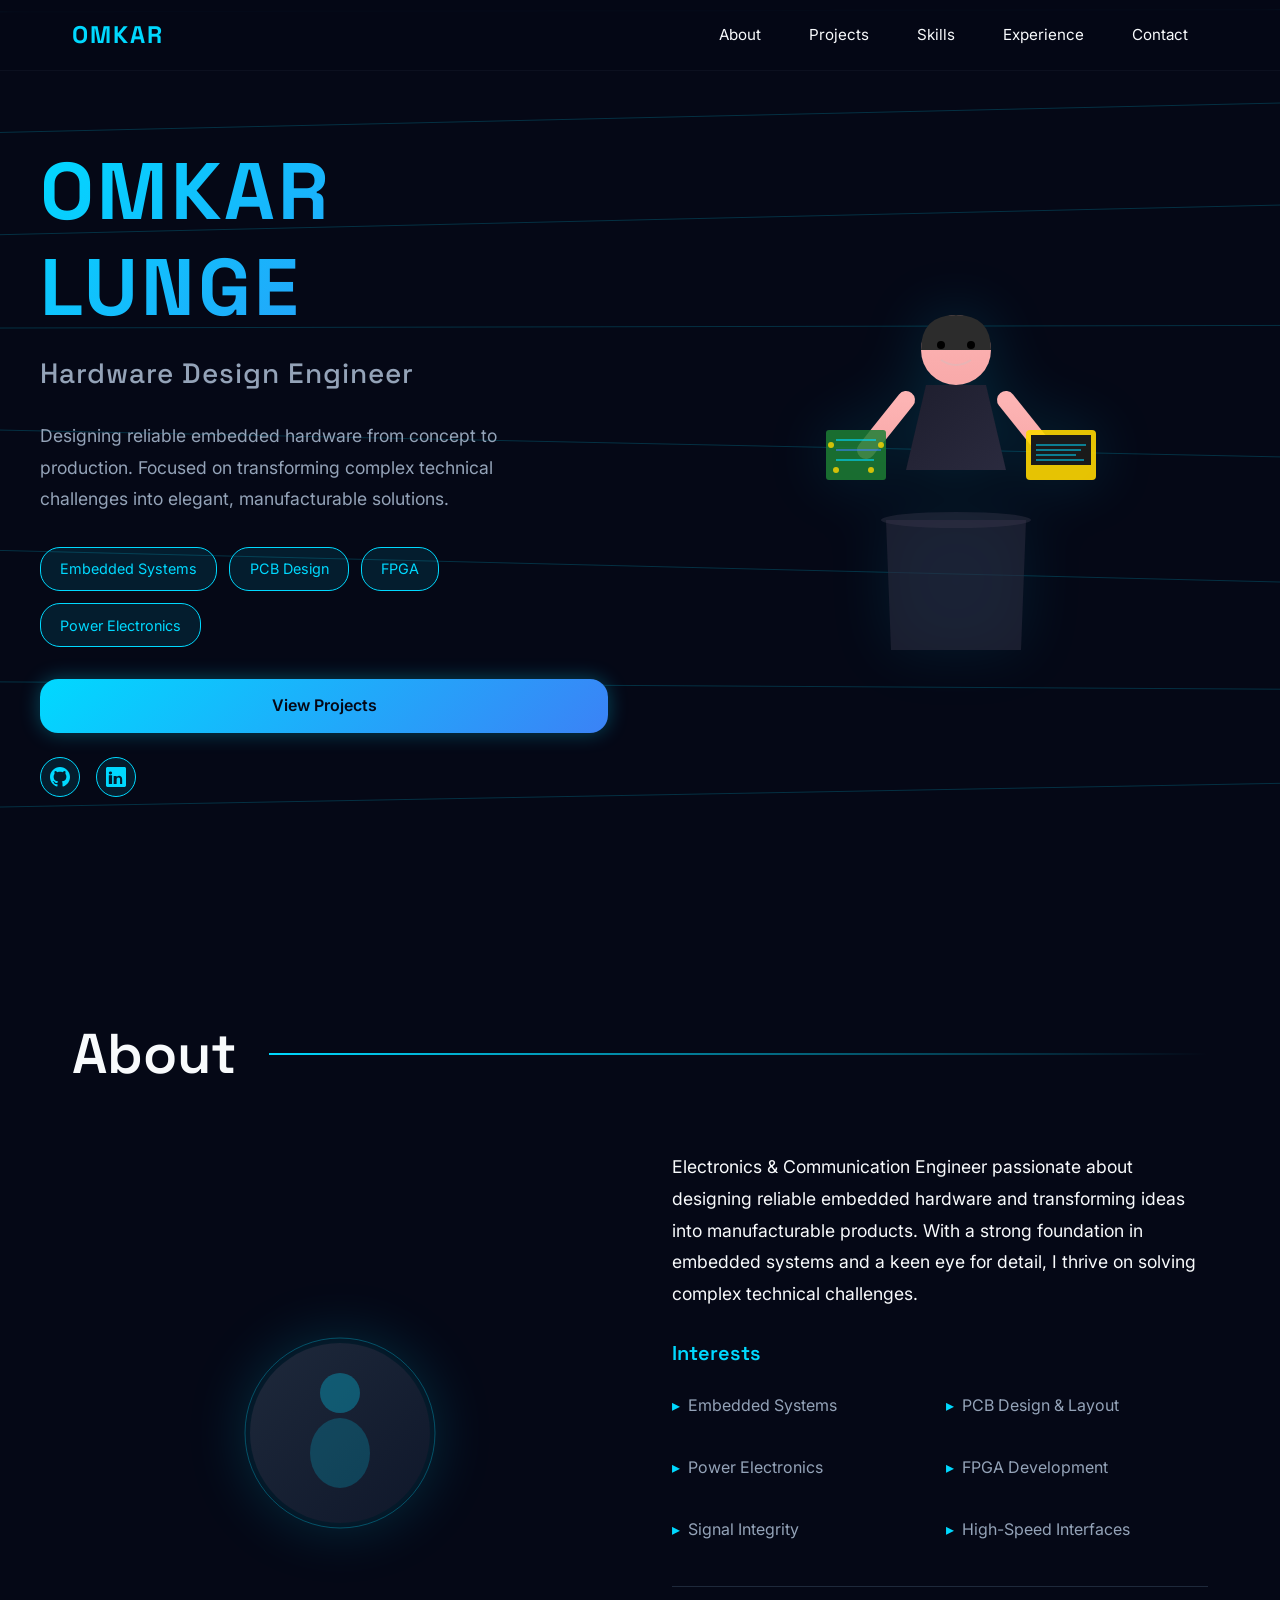
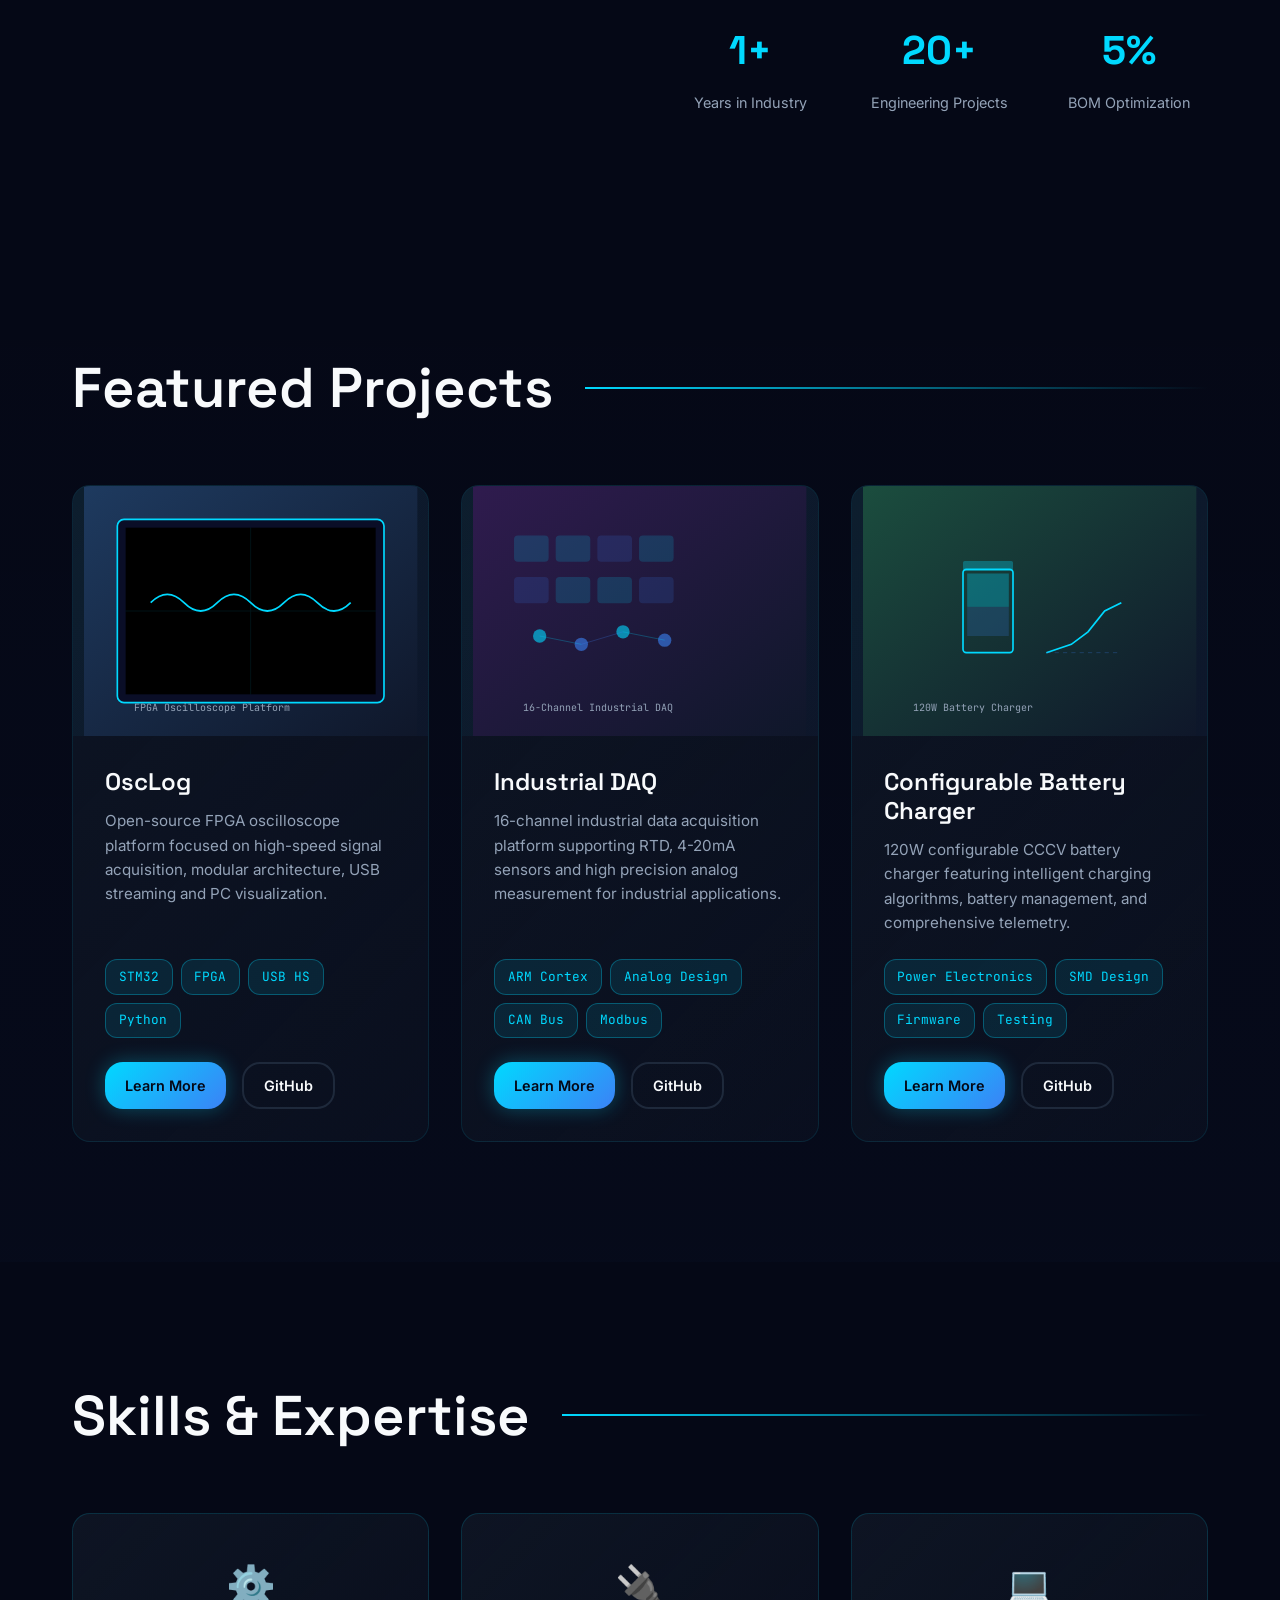
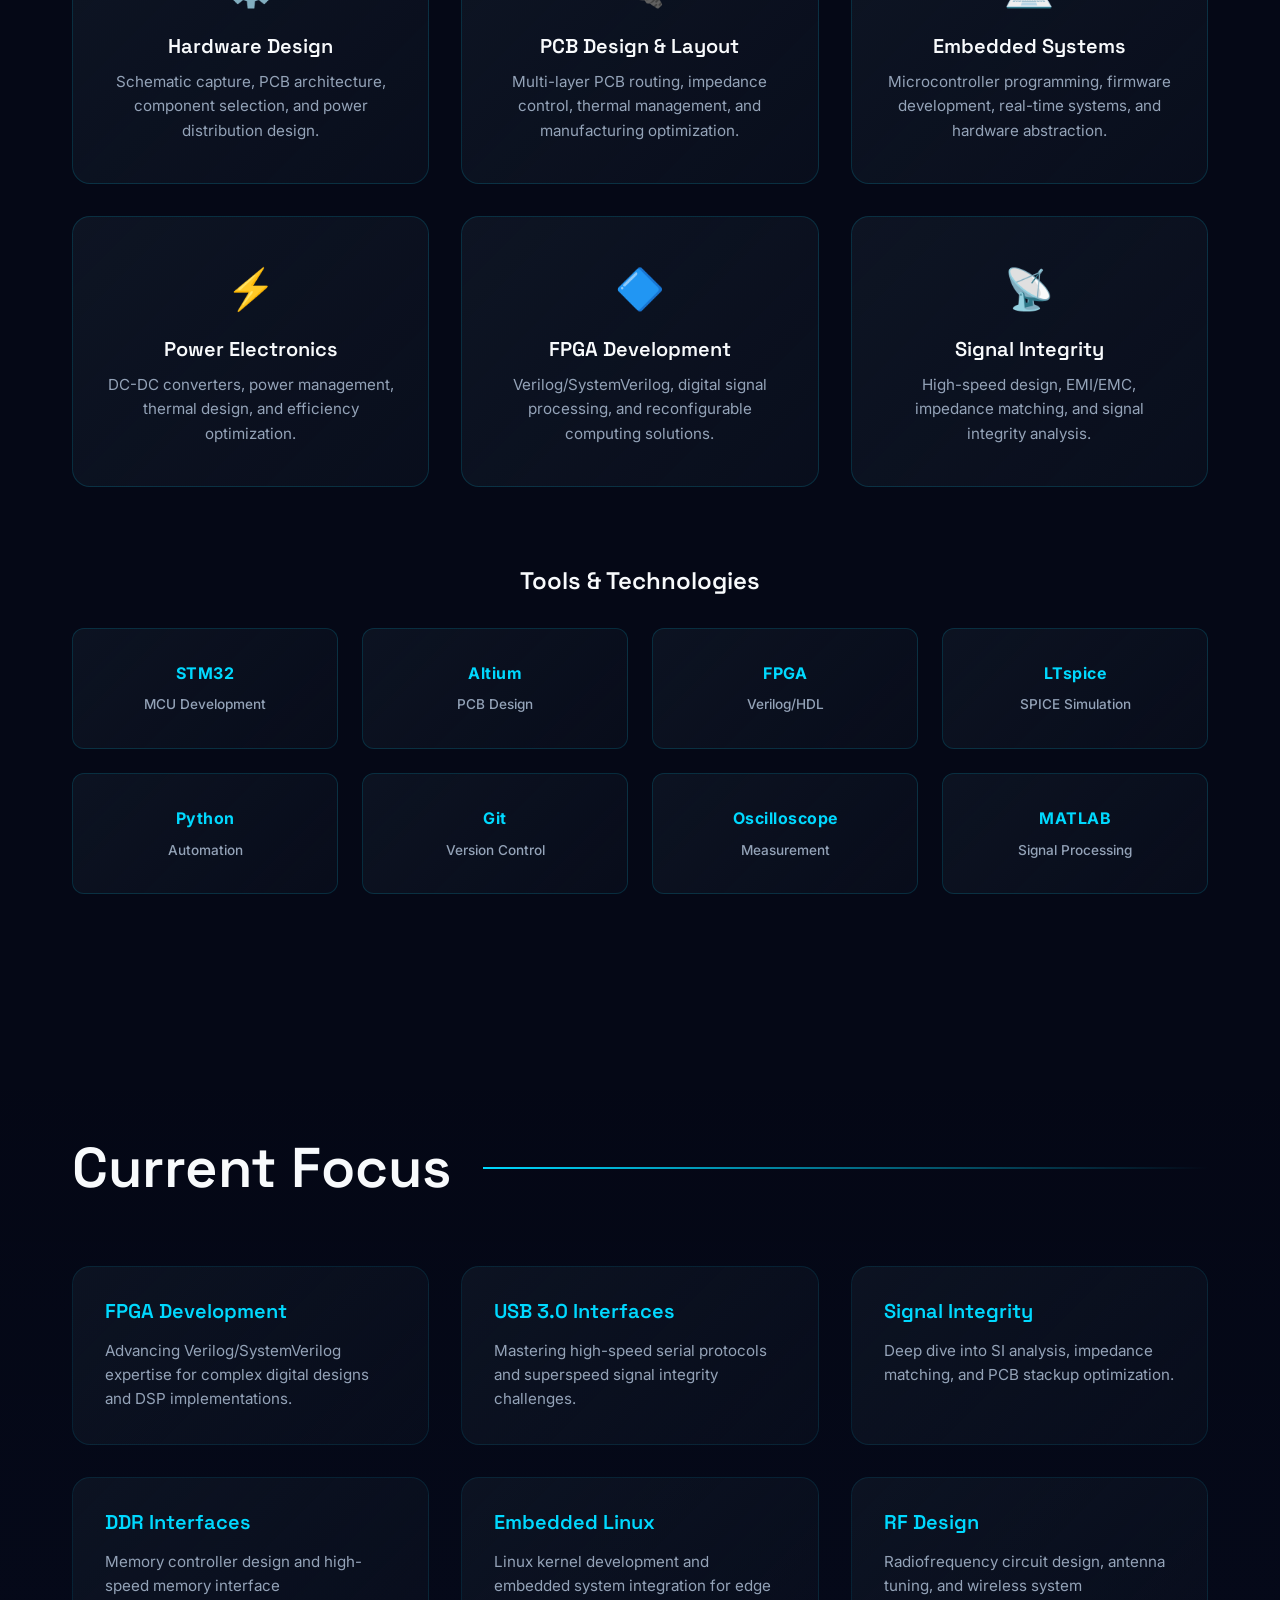
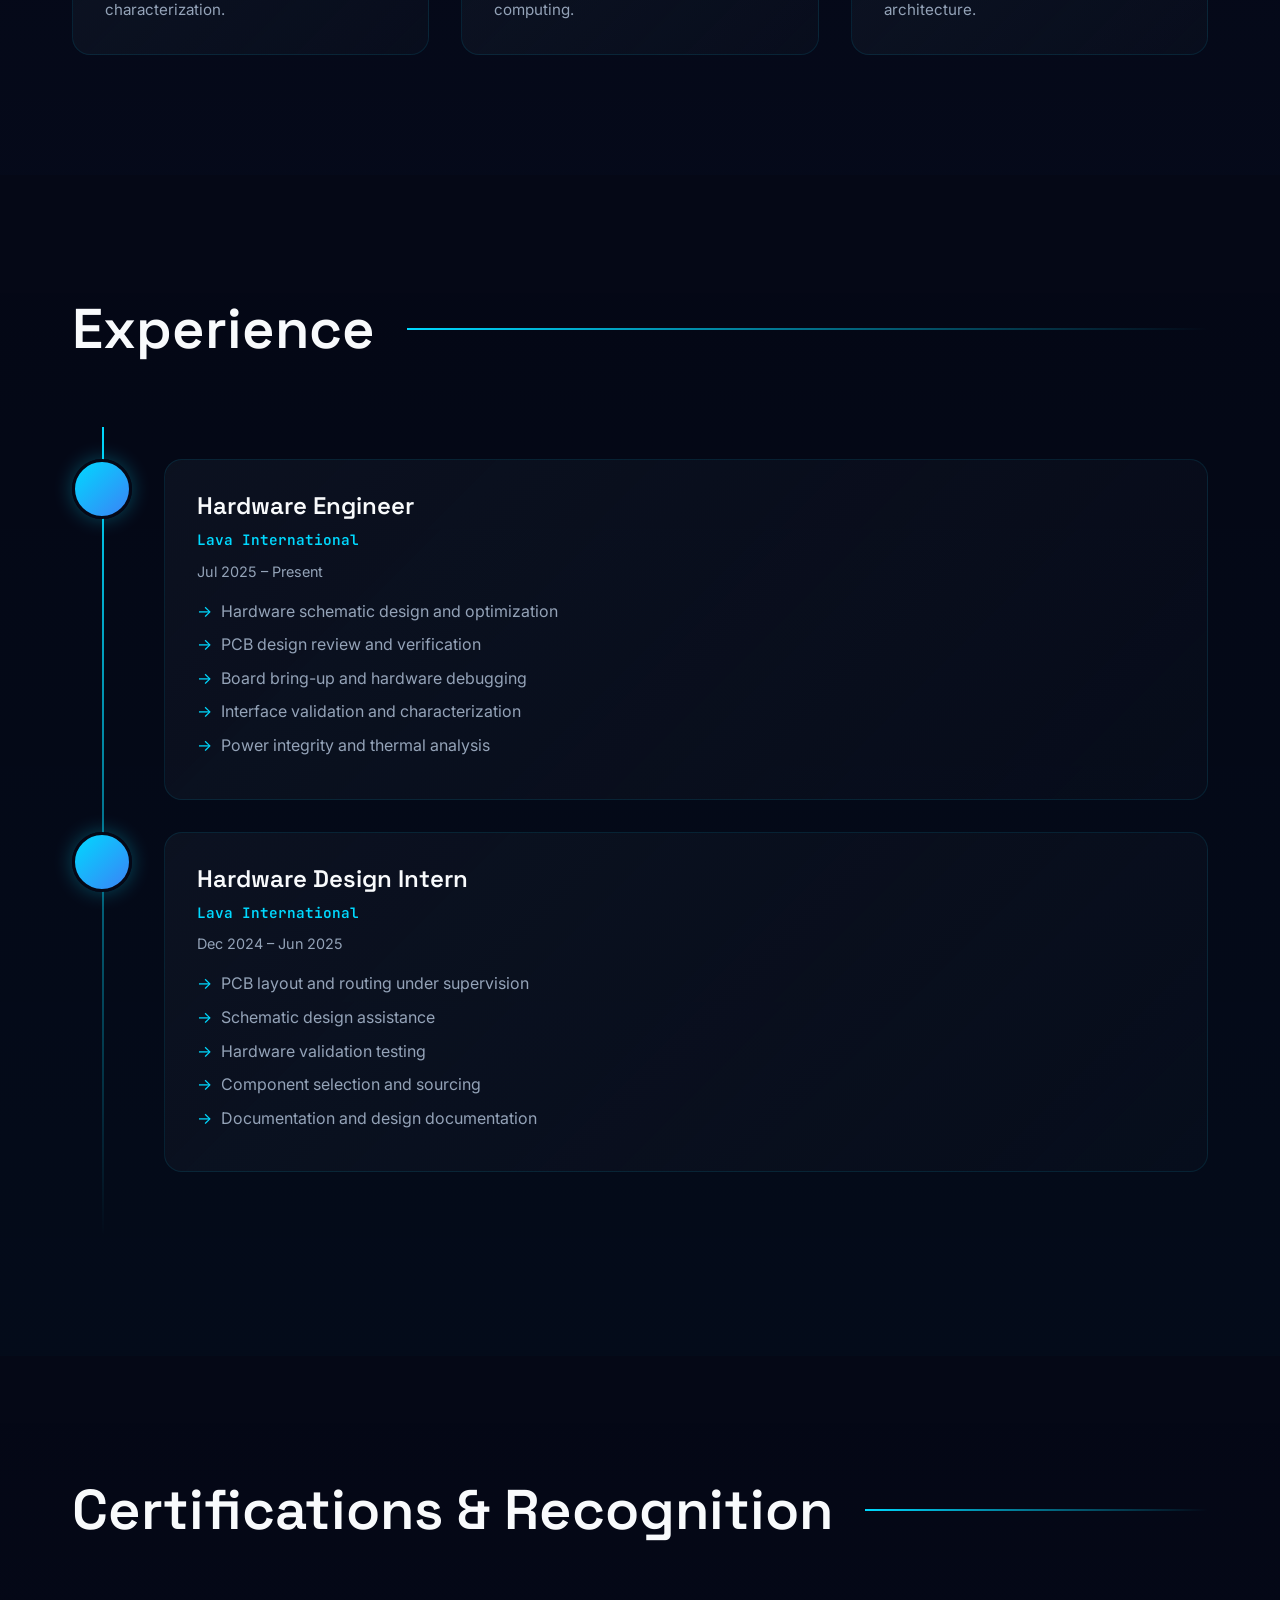
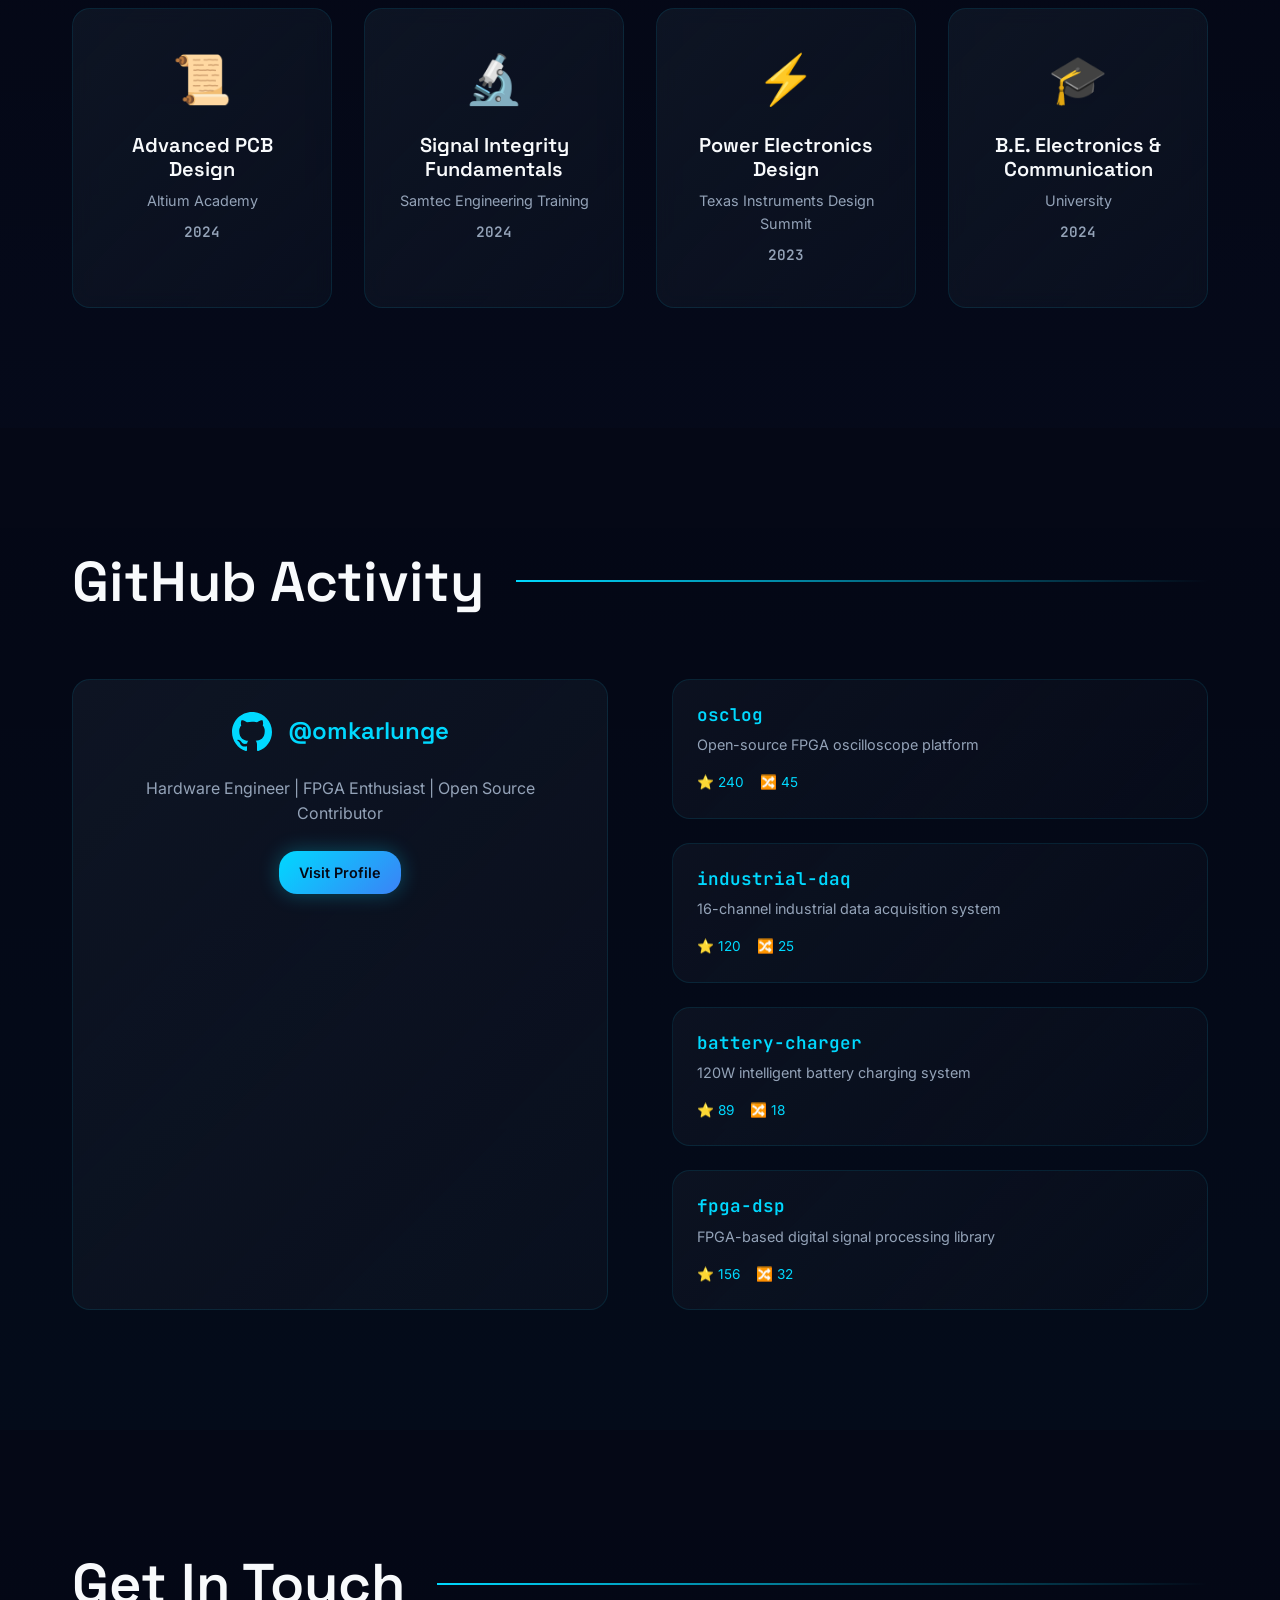
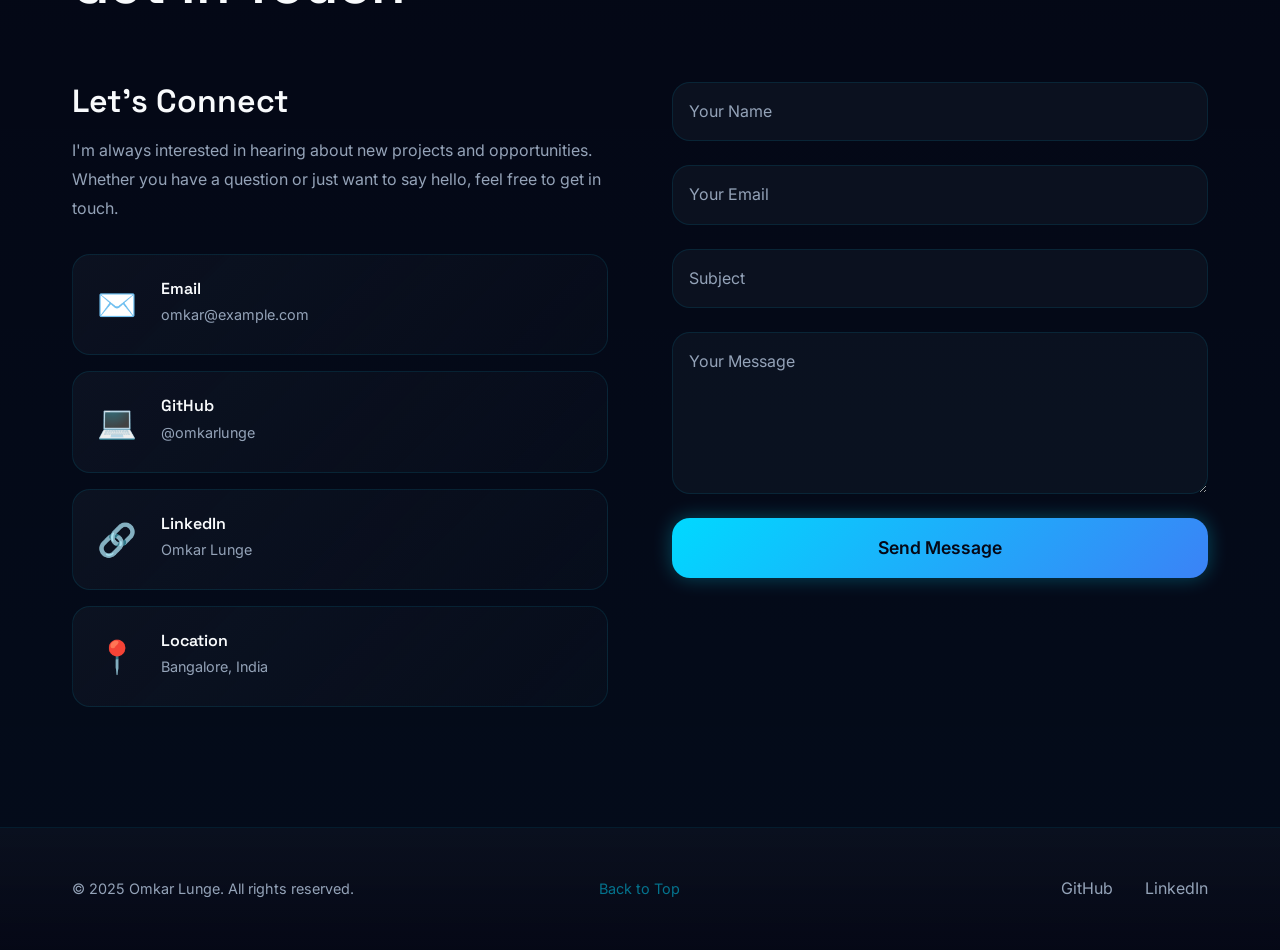
<file: index.html>
<!DOCTYPE html>
<html lang="en">
<head>
    <meta charset="UTF-8">
    <meta name="viewport" content="width=device-width, initial-scale=1.0">
    <meta name="description" content="Omkar Lunge - Hardware Design Engineer. Specializing in embedded systems, PCB design, FPGA, and power electronics.">
    <meta name="keywords" content="Hardware Engineer, PCB Design, FPGA, Embedded Systems, Power Electronics, Electronics Design">
    <meta name="author" content="Omkar Lunge">
    <meta name="theme-color" content="#050816">
    
    <!-- Open Graph -->
    <meta property="og:type" content="website">
    <meta property="og:title" content="Omkar Lunge - Hardware Design Engineer">
    <meta property="og:description" content="Designing reliable embedded hardware from concept to production.">
    <meta property="og:image" content="/assets/og-image.png">
    <meta property="og:url" content="https://omkarlunge.com">
    
    <!-- Twitter Card -->
    <meta name="twitter:card" content="summary_large_image">
    <meta name="twitter:title" content="Omkar Lunge - Hardware Design Engineer">
    <meta name="twitter:description" content="Designing reliable embedded hardware from concept to production.">
    <meta name="twitter:image" content="/assets/og-image.png">
    
    <!-- Canonical URL -->
    <link rel="canonical" href="https://omkarlunge.com">
    
    <!-- Favicon -->
    <link rel="icon" type="image/svg+xml" href="/assets/favicon.svg">
    <link rel="apple-touch-icon" href="/assets/apple-touch-icon.png">
    
    <!-- Preload Fonts -->
    <link rel="preconnect" href="https://fonts.googleapis.com">
    <link rel="preconnect" href="https://fonts.gstatic.com" crossorigin>
    <link href="https://fonts.googleapis.com/css2?family=Space+Grotesk:wght@400;500;600;700&family=Inter:wght@300;400;500;600;700&family=JetBrains+Mono:wght@400;500;600&display=swap" rel="stylesheet">
    
    <title>Omkar Lunge - Hardware Design Engineer</title>
    <link rel="stylesheet" href="style.css">
    
    <!-- JSON-LD Schema -->
    <script type="application/ld+json">
    {
      "@context": "https://schema.org",
      "@type": "Person",
      "name": "Omkar Lunge",
      "url": "https://omkarlunge.com",
      "image": "/assets/profile-placeholder.svg",
      "jobTitle": "Hardware Design Engineer",
      "worksFor": {
        "@type": "Organization",
        "name": "Freelance"
      },
      "knowsAbout": ["Embedded Systems", "PCB Design", "FPGA", "Power Electronics", "Hardware Design"],
      "sameAs": [
        "https://github.com/omkarlunge",
        "https://linkedin.com/in/omkarlunge"
      ]
    }
    </script>
</head>
<body>
    <!-- Loading Screen -->
    <div id="loadingScreen" class="loading-screen">
        <div class="loading-content">
            <div class="pcb-animation">
                <svg viewBox="0 0 200 200" width="120" height="120">
                    <defs>
                        <linearGradient id="traceGradient" x1="0%" y1="0%" x2="100%" y2="100%">
                            <stop offset="0%" style="stop-color:#00D9FF;stop-opacity:1" />
                            <stop offset="100%" style="stop-color:#3B82F6;stop-opacity:1" />
                        </linearGradient>
                    </defs>
                    <path class="trace" d="M 50 50 L 150 50 L 150 100 L 50 100 L 50 150" stroke="url(#traceGradient)" stroke-width="2" fill="none"/>
                    <circle class="node" cx="50" cy="50" r="4" fill="#00D9FF"/>
                    <circle class="node" cx="150" cy="50" r="4" fill="#00D9FF"/>
                    <circle class="node" cx="150" cy="100" r="4" fill="#3B82F6"/>
                    <circle class="node" cx="50" cy="100" r="4" fill="#3B82F6"/>
                    <circle class="node" cx="50" cy="150" r="4" fill="#00F5FF"/>
                </svg>
            </div>
            <div class="loading-text">Loading...</div>
        </div>
    </div>

    <!-- Navigation -->
    <nav class="navbar">
        <div class="nav-container">
            <div class="nav-logo">
                <span class="logo-text">OMKAR</span>
            </div>
            
            <div class="nav-toggle" id="navToggle">
                <span></span>
                <span></span>
                <span></span>
            </div>
            
            <ul class="nav-menu" id="navMenu">
                <li><a href="#about" class="nav-link">About</a></li>
                <li><a href="#projects" class="nav-link">Projects</a></li>
                <li><a href="#skills" class="nav-link">Skills</a></li>
                <li><a href="#experience" class="nav-link">Experience</a></li>
                <li><a href="#contact" class="nav-link">Contact</a></li>
            </ul>
        </div>
    </nav>

    <!-- Hero Section -->
    <section id="hero" class="hero">
        <div class="hero-background">
            <svg class="grid-background" viewBox="0 0 1000 1000">
                <defs>
                    <pattern id="grid" width="50" height="50" patternUnits="userSpaceOnUse">
                        <path d="M 50 0 L 0 0 0 50" fill="none" stroke="#1E293B" stroke-width="0.5"/>
                    </pattern>
                </defs>
                <rect width="100%" height="100%" fill="url(#grid)"/>
            </svg>
            <div id="particleCanvas" class="particle-canvas"></div>
            <canvas id="animationCanvas"></canvas>
        </div>
        
        <div class="hero-content">
            <div class="hero-text">
                <h1 class="hero-title">OMKAR LUNGE</h1>
                <p class="hero-subtitle">Hardware Design Engineer</p>
                <p class="hero-description">Designing reliable embedded hardware from concept to production. Focused on transforming complex technical challenges into elegant, manufacturable solutions.</p>
                
                <div class="hero-focus">
                    <span class="focus-tag">Embedded Systems</span>
                    <span class="focus-tag">PCB Design</span>
                    <span class="focus-tag">FPGA</span>
                    <span class="focus-tag">Power Electronics</span>
                </div>
                
                <div class="hero-buttons">
                    <a href="#projects" class="btn btn-primary">View Projects</a>
                    <div class="social-links">
                        <a href="https://github.com/omkarlunge" target="_blank" rel="noopener noreferrer" class="social-icon" title="GitHub">
                            <svg width="20" height="20" viewBox="0 0 24 24" fill="currentColor">
                                <path d="M12 0c-6.626 0-12 5.373-12 12 0 5.302 3.438 9.8 8.207 11.387.599.111.793-.261.793-.577v-2.234c-3.338.726-4.033-1.416-4.033-1.416-.546-1.387-1.333-1.756-1.333-1.756-1.089-.745.083-.729.083-.729 1.205.084 1.839 1.237 1.839 1.237 1.07 1.834 2.807 1.304 3.492.997.107-.775.418-1.305.762-1.604-2.665-.305-5.467-1.334-5.467-5.931 0-1.311.469-2.381 1.236-3.221-.124-.303-.535-1.524.117-3.176 0 0 1.008-.322 3.301 1.23.957-.266 1.983-.399 3.003-.404 1.02.005 2.047.138 3.006.404 2.291-1.552 3.297-1.23 3.297-1.23.653 1.653.242 2.874.118 3.176.77.84 1.235 1.911 1.235 3.221 0 4.609-2.807 5.624-5.479 5.921.43.372.823 1.102.823 2.222v 3.293c0 .319.192.694.801.576 4.765-1.589 8.199-6.086 8.199-11.386 0-6.627-5.373-12-12-12z"/>
                            </svg>
                        </a>
                        <a href="https://linkedin.com/in/omkarlunge" target="_blank" rel="noopener noreferrer" class="social-icon" title="LinkedIn">
                            <svg width="20" height="20" viewBox="0 0 24 24" fill="currentColor">
                                <path d="M20.447 20.452h-3.554v-5.569c0-1.328-.475-2.236-1.986-2.236-1.081 0-1.722.731-2.004 1.438-.103.25-.129.599-.129.948v5.419h-3.554s.05-8.736 0-9.646h3.554v1.364c.429-.659 1.196-1.597 2.905-1.597 2.122 0 3.714 1.388 3.714 4.373v5.506zM5.337 8.855c-1.144 0-1.915-.758-1.915-1.709 0-.968.779-1.71 1.951-1.71 1.17 0 1.914.742 1.939 1.71 0 .951-.769 1.709-1.975 1.709zm1.946 11.597H3.392V9.806h3.891v10.646zM22.225 0H1.771C.792 0 0 .774 0 1.729v20.542C0 23.227.792 24 1.771 24h20.451C23.2 24 24 23.227 24 22.271V1.729C24 .774 23.2 0 22.225 0z"/>
                            </svg>
                        </a>
                    </div>
                </div>
            </div>
            
            <div class="hero-illustration">
                <svg class="engineer-illustration" viewBox="0 0 300 400" width="300" height="400">
                    <defs>
                        <linearGradient id="skinGradient" x1="0%" y1="0%" x2="0%" y2="100%">
                            <stop offset="0%" style="stop-color:#FDB4B4;stop-opacity:1" />
                            <stop offset="100%" style="stop-color:#F8A9A9;stop-opacity:1" />
                        </linearGradient>
                        <linearGradient id="shirtGradient" x1="0%" y1="0%" x2="100%" y2="100%">
                            <stop offset="0%" style="stop-color:#1E1E2E;stop-opacity:1" />
                            <stop offset="100%" style="stop-color:#2A2A3E;stop-opacity:1" />
                        </linearGradient>
                        <linearGradient id="deviceGradient" x1="0%" y1="0%" x2="100%" y2="100%">
                            <stop offset="0%" style="stop-color:#FFD700;stop-opacity:1" />
                            <stop offset="100%" style="stop-color:#FFA500;stop-opacity:1" />
                        </linearGradient>
                    </defs>
                    
                    <!-- Head -->
                    <circle cx="150" cy="80" r="35" fill="url(#skinGradient)"/>
                    
                    <!-- Hair -->
                    <path d="M 115 80 Q 115 45 150 45 Q 185 45 185 80" fill="#2C2C2C"/>
                    
                    <!-- Eyes -->
                    <circle cx="135" cy="75" r="4" fill="#000"/>
                    <circle cx="165" cy="75" r="4" fill="#000"/>
                    
                    <!-- Smile -->
                    <path d="M 135 90 Q 150 100 165 90" stroke="#E8B4B4" stroke-width="2" fill="none"/>
                    
                    <!-- Body/Shirt -->
                    <path d="M 120 115 L 100 200 L 200 200 L 180 115 Z" fill="url(#shirtGradient)"/>
                    
                    <!-- Arms -->
                    <line x1="100" y1="130" x2="60" y2="180" stroke="url(#skinGradient)" stroke-width="18" stroke-linecap="round"/>
                    <line x1="200" y1="130" x2="240" y2="180" stroke="url(#skinGradient)" stroke-width="18" stroke-linecap="round"/>
                    
                    <!-- Oscilloscope (Right hand) -->
                    <g class="oscilloscope">
                        <rect x="220" y="160" width="70" height="50" rx="4" fill="#FFD700" opacity="0.9"/>
                        <rect x="225" y="165" width="60" height="30" fill="#1A1A1A"/>
                        <!-- Screen display lines -->
                        <line x1="230" y1="175" x2="280" y2="175" stroke="#00D9FF" stroke-width="1.5" opacity="0.7"/>
                        <line x1="230" y1="180" x2="275" y2="180" stroke="#00D9FF" stroke-width="1.5" opacity="0.7"/>
                        <line x1="230" y1="185" x2="270" y2="185" stroke="#00D9FF" stroke-width="1.5" opacity="0.7"/>
                        <line x1="230" y1="190" x2="278" y2="190" stroke="#00D9FF" stroke-width="1.5" opacity="0.7"/>
                    </g>
                    
                    <!-- PCB (Left hand) -->
                    <g class="pcb-board">
                        <rect x="20" y="160" width="60" height="50" rx="3" fill="#1E7E34" opacity="0.85"/>
                        <!-- Traces -->
                        <line x1="30" y1="170" x2="70" y2="170" stroke="#00D9FF" stroke-width="1.5" opacity="0.8"/>
                        <line x1="30" y1="180" x2="75" y2="180" stroke="#3B82F6" stroke-width="1.5" opacity="0.8"/>
                        <line x1="30" y1="190" x2="68" y2="190" stroke="#00D9FF" stroke-width="1.5" opacity="0.8"/>
                        <!-- Pads/Components -->
                        <circle cx="25" cy="175" r="3" fill="#FFD700" opacity="0.8"/>
                        <circle cx="75" cy="175" r="3" fill="#FFD700" opacity="0.8"/>
                        <circle cx="30" cy="200" r="3" fill="#FFD700" opacity="0.8"/>
                        <circle cx="65" cy="200" r="3" fill="#FFD700" opacity="0.8"/>
                    </g>
                    
                    <!-- Desk -->
                    <path d="M 80 250 L 220 250 L 215 380 L 85 380 Z" fill="#2A2A3E" opacity="0.6"/>
                    <ellipse cx="150" cy="250" rx="75" ry="8" fill="#3A3A4E" opacity="0.4"/>
                </svg>
            </div>
        </div>
    </section>

    <!-- About Section -->
    <section id="about" class="about">
        <div class="container">
            <div class="section-header">
                <h2>About</h2>
                <div class="header-line"></div>
            </div>
            
            <div class="about-content">
                <div class="about-profile">
                    <div class="profile-image">
                        <svg viewBox="0 0 200 200" width="200" height="200">
                            <circle cx="100" cy="100" r="95" fill="none" stroke="#00D9FF" stroke-width="1" opacity="0.3"/>
                            <circle cx="100" cy="100" r="90" fill="url(#profileGradient)"/>
                            <defs>
                                <linearGradient id="profileGradient" x1="0%" y1="0%" x2="100%" y2="100%">
                                    <stop offset="0%" style="stop-color:#1E293B;stop-opacity:1" />
                                    <stop offset="100%" style="stop-color:#0F172A;stop-opacity:1" />
                                </linearGradient>
                            </defs>
                            <!-- Simplified profile silhouette -->
                            <circle cx="100" cy="60" r="20" fill="#00D9FF" opacity="0.3"/>
                            <ellipse cx="100" cy="120" rx="30" ry="35" fill="#00D9FF" opacity="0.2"/>
                        </svg>
                    </div>
                    
                    <div class="about-text">
                        <p class="about-description">Electronics & Communication Engineer passionate about designing reliable embedded hardware and transforming ideas into manufacturable products. With a strong foundation in embedded systems and a keen eye for detail, I thrive on solving complex technical challenges.</p>
                        
                        <div class="interests">
                            <h3>Interests</h3>
                            <ul class="interests-list">
                                <li>Embedded Systems</li>
                                <li>PCB Design & Layout</li>
                                <li>Power Electronics</li>
                                <li>FPGA Development</li>
                                <li>Signal Integrity</li>
                                <li>High-Speed Interfaces</li>
                            </ul>
                        </div>
                        
                        <div class="stats">
                            <div class="stat">
                                <div class="stat-value"><span class="counter" data-target="1">0</span>+</div>
                                <div class="stat-label">Years in Industry</div>
                            </div>
                            <div class="stat">
                                <div class="stat-value"><span class="counter" data-target="20">0</span>+</div>
                                <div class="stat-label">Engineering Projects</div>
                            </div>
                            <div class="stat">
                                <div class="stat-value"><span class="counter" data-target="5">0</span>%</div>
                                <div class="stat-label">BOM Optimization</div>
                            </div>
                        </div>
                    </div>
                </div>
            </div>
        </div>
    </section>

    <!-- Featured Projects Section -->
    <section id="projects" class="projects">
        <div class="container">
            <div class="section-header">
                <h2>Featured Projects</h2>
                <div class="header-line"></div>
            </div>
            
            <div class="projects-grid">
                <!-- Project 1: OscLog -->
                <div class="project-card">
                    <div class="project-image">
                        <svg viewBox="0 0 400 300" width="100%" height="100%">
                            <defs>
                                <linearGradient id="oscBg" x1="0%" y1="0%" x2="100%" y2="100%">
                                    <stop offset="0%" style="stop-color:#1E3A5F;stop-opacity:1" />
                                    <stop offset="100%" style="stop-color:#0F172A;stop-opacity:1" />
                                </linearGradient>
                            </defs>
                            <rect width="400" height="300" fill="url(#oscBg)"/>
                            
                            <!-- Oscilloscope visualization -->
                            <rect x="40" y="40" width="320" height="220" rx="8" fill="#0A0E27" stroke="#00D9FF" stroke-width="2"/>
                            <rect x="50" y="50" width="300" height="200" fill="#000"></rect>
                            
                            <!-- Grid -->
                            <g opacity="0.1">
                                <line x1="50" y1="150" x2="350" y2="150" stroke="#00D9FF" stroke-width="1"/>
                                <line x1="200" y1="50" x2="200" y2="250" stroke="#00D9FF" stroke-width="1"/>
                            </g>
                            
                            <!-- Waveform -->
                            <path d="M 80 140 Q 100 120 120 140 Q 140 160 160 140 Q 180 120 200 140 Q 220 160 240 140 Q 260 120 280 140 Q 300 160 320 140" stroke="#00D9FF" stroke-width="2" fill="none"/>
                            
                            <!-- Text -->
                            <text x="60" y="270" font-family="JetBrains Mono" font-size="12" fill="#94A3B8">FPGA Oscilloscope Platform</text>
                        </svg>
                    </div>
                    <div class="project-info">
                        <h3>OscLog</h3>
                        <p>Open-source FPGA oscilloscope platform focused on high-speed signal acquisition, modular architecture, USB streaming and PC visualization.</p>
                        <div class="project-tech">
                            <span class="tech-tag">STM32</span>
                            <span class="tech-tag">FPGA</span>
                            <span class="tech-tag">USB HS</span>
                            <span class="tech-tag">Python</span>
                        </div>
                        <div class="project-buttons">
                            <a href="projects/osclog.html" class="btn btn-small btn-primary">Learn More</a>
                            <a href="https://github.com/omkarlunge/osclog" target="_blank" rel="noopener noreferrer" class="btn btn-small btn-secondary">GitHub</a>
                        </div>
                    </div>
                </div>

                <!-- Project 2: Industrial DAQ -->
                <div class="project-card">
                    <div class="project-image">
                        <svg viewBox="0 0 400 300" width="100%" height="100%">
                            <defs>
                                <linearGradient id="daqBg" x1="0%" y1="0%" x2="100%" y2="100%">
                                    <stop offset="0%" style="stop-color:#2F1B4E;stop-opacity:1" />
                                    <stop offset="100%" style="stop-color:#0F172A;stop-opacity:1" />
                                </linearGradient>
                            </defs>
                            <rect width="400" height="300" fill="url(#daqBg)"/>
                            
                            <!-- Data channels visualization -->
                            <g opacity="0.8">
                                <rect x="50" y="60" width="40" height="30" rx="4" fill="#00D9FF" opacity="0.2" stroke="#00D9FF" stroke-width="1.5"/>
                                <rect x="100" y="60" width="40" height="30" rx="4" fill="#00D9FF" opacity="0.2" stroke="#00D9FF" stroke-width="1.5"/>
                                <rect x="150" y="60" width="40" height="30" rx="4" fill="#3B82F6" opacity="0.2" stroke="#3B82F6" stroke-width="1.5"/>
                                <rect x="200" y="60" width="40" height="30" rx="4" fill="#00D9FF" opacity="0.2" stroke="#00D9FF" stroke-width="1.5"/>
                                
                                <rect x="50" y="110" width="40" height="30" rx="4" fill="#3B82F6" opacity="0.2" stroke="#3B82F6" stroke-width="1.5"/>
                                <rect x="100" y="110" width="40" height="30" rx="4" fill="#00D9FF" opacity="0.2" stroke="#00D9FF" stroke-width="1.5"/>
                                <rect x="150" y="110" width="40" height="30" rx="4" fill="#00D9FF" opacity="0.2" stroke="#00D9FF" stroke-width="1.5"/>
                                <rect x="200" y="110" width="40" height="30" rx="4" fill="#3B82F6" opacity="0.2" stroke="#3B82F6" stroke-width="1.5"/>
                            </g>
                            
                            <!-- Signal indicators -->
                            <circle cx="80" cy="180" r="8" fill="#00D9FF" opacity="0.6"/>
                            <circle cx="130" cy="190" r="8" fill="#3B82F6" opacity="0.6"/>
                            <circle cx="180" cy="175" r="8" fill="#00D9FF" opacity="0.6"/>
                            <circle cx="230" cy="185" r="8" fill="#3B82F6" opacity="0.6"/>
                            
                            <!-- Connecting lines -->
                            <line x1="80" y1="180" x2="130" y2="190" stroke="#00D9FF" stroke-width="1" opacity="0.3"/>
                            <line x1="130" y1="190" x2="180" y2="175" stroke="#3B82F6" stroke-width="1" opacity="0.3"/>
                            <line x1="180" y1="175" x2="230" y2="185" stroke="#00D9FF" stroke-width="1" opacity="0.3"/>
                            
                            <!-- Text -->
                            <text x="60" y="270" font-family="JetBrains Mono" font-size="12" fill="#94A3B8">16-Channel Industrial DAQ</text>
                        </svg>
                    </div>
                    <div class="project-info">
                        <h3>Industrial DAQ</h3>
                        <p>16-channel industrial data acquisition platform supporting RTD, 4-20mA sensors and high precision analog measurement for industrial applications.</p>
                        <div class="project-tech">
                            <span class="tech-tag">ARM Cortex</span>
                            <span class="tech-tag">Analog Design</span>
                            <span class="tech-tag">CAN Bus</span>
                            <span class="tech-tag">Modbus</span>
                        </div>
                        <div class="project-buttons">
                            <a href="projects/daq.html" class="btn btn-small btn-primary">Learn More</a>
                            <a href="https://github.com/omkarlunge/industrial-daq" target="_blank" rel="noopener noreferrer" class="btn btn-small btn-secondary">GitHub</a>
                        </div>
                    </div>
                </div>

                <!-- Project 3: Battery Charger -->
                <div class="project-card">
                    <div class="project-image">
                        <svg viewBox="0 0 400 300" width="100%" height="100%">
                            <defs>
                                <linearGradient id="batteryBg" x1="0%" y1="0%" x2="100%" y2="100%">
                                    <stop offset="0%" style="stop-color:#1B4D3E;stop-opacity:1" />
                                    <stop offset="100%" style="stop-color:#0F172A;stop-opacity:1" />
                                </linearGradient>
                            </defs>
                            <rect width="400" height="300" fill="url(#batteryBg)"/>
                            
                            <!-- Battery icon -->
                            <rect x="120" y="100" width="60" height="100" rx="4" fill="none" stroke="#00D9FF" stroke-width="2"/>
                            <rect x="120" y="90" width="60" height="12" rx="2" fill="#00D9FF" opacity="0.3"/>
                            
                            <!-- Charge level visualization -->
                            <rect x="125" y="105" width="50" height="40" fill="#00D9FF" opacity="0.3"/>
                            <rect x="125" y="145" width="50" height="35" fill="#3B82F6" opacity="0.2"/>
                            
                            <!-- Charge curve graph -->
                            <polyline points="220,200 250,190 270,175 290,150 310,140" stroke="#00D9FF" stroke-width="2" fill="none"/>
                            <polyline points="220,200 250,200 270,200 290,200 310,200" stroke="#3B82F6" stroke-width="1" opacity="0.3" stroke-dasharray="5,5"/>
                            
                            <!-- Text -->
                            <text x="60" y="270" font-family="JetBrains Mono" font-size="12" fill="#94A3B8">120W Battery Charger</text>
                        </svg>
                    </div>
                    <div class="project-info">
                        <h3>Configurable Battery Charger</h3>
                        <p>120W configurable CCCV battery charger featuring intelligent charging algorithms, battery management, and comprehensive telemetry.</p>
                        <div class="project-tech">
                            <span class="tech-tag">Power Electronics</span>
                            <span class="tech-tag">SMD Design</span>
                            <span class="tech-tag">Firmware</span>
                            <span class="tech-tag">Testing</span>
                        </div>
                        <div class="project-buttons">
                            <a href="projects/charger.html" class="btn btn-small btn-primary">Learn More</a>
                            <a href="https://github.com/omkarlunge/battery-charger" target="_blank" rel="noopener noreferrer" class="btn btn-small btn-secondary">GitHub</a>
                        </div>
                    </div>
                </div>
            </div>
        </div>
    </section>

    <!-- Skills Section -->
    <section id="skills" class="skills">
        <div class="container">
            <div class="section-header">
                <h2>Skills & Expertise</h2>
                <div class="header-line"></div>
            </div>
            
            <div class="skills-content">
                <div class="expertise-grid">
                    <div class="expertise-card">
                        <div class="expertise-icon">⚙️</div>
                        <h3>Hardware Design</h3>
                        <p>Schematic capture, PCB architecture, component selection, and power distribution design.</p>
                    </div>
                    
                    <div class="expertise-card">
                        <div class="expertise-icon">🔌</div>
                        <h3>PCB Design & Layout</h3>
                        <p>Multi-layer PCB routing, impedance control, thermal management, and manufacturing optimization.</p>
                    </div>
                    
                    <div class="expertise-card">
                        <div class="expertise-icon">💻</div>
                        <h3>Embedded Systems</h3>
                        <p>Microcontroller programming, firmware development, real-time systems, and hardware abstraction.</p>
                    </div>
                    
                    <div class="expertise-card">
                        <div class="expertise-icon">⚡</div>
                        <h3>Power Electronics</h3>
                        <p>DC-DC converters, power management, thermal design, and efficiency optimization.</p>
                    </div>
                    
                    <div class="expertise-card">
                        <div class="expertise-icon">🔷</div>
                        <h3>FPGA Development</h3>
                        <p>Verilog/SystemVerilog, digital signal processing, and reconfigurable computing solutions.</p>
                    </div>
                    
                    <div class="expertise-card">
                        <div class="expertise-icon">📡</div>
                        <h3>Signal Integrity</h3>
                        <p>High-speed design, EMI/EMC, impedance matching, and signal integrity analysis.</p>
                    </div>
                </div>
                
                <div class="tools-section">
                    <h3>Tools & Technologies</h3>
                    <div class="tools-grid">
                        <div class="tool-card">
                            <div class="tool-name">STM32</div>
                            <p>MCU Development</p>
                        </div>
                        <div class="tool-card">
                            <div class="tool-name">Altium</div>
                            <p>PCB Design</p>
                        </div>
                        <div class="tool-card">
                            <div class="tool-name">FPGA</div>
                            <p>Verilog/HDL</p>
                        </div>
                        <div class="tool-card">
                            <div class="tool-name">LTspice</div>
                            <p>SPICE Simulation</p>
                        </div>
                        <div class="tool-card">
                            <div class="tool-name">Python</div>
                            <p>Automation</p>
                        </div>
                        <div class="tool-card">
                            <div class="tool-name">Git</div>
                            <p>Version Control</p>
                        </div>
                        <div class="tool-card">
                            <div class="tool-name">Oscilloscope</div>
                            <p>Measurement</p>
                        </div>
                        <div class="tool-card">
                            <div class="tool-name">MATLAB</div>
                            <p>Signal Processing</p>
                        </div>
                    </div>
                </div>
            </div>
        </div>
    </section>

    <!-- Current Focus Section -->
    <section id="focus" class="focus">
        <div class="container">
            <div class="section-header">
                <h2>Current Focus</h2>
                <div class="header-line"></div>
            </div>
            
            <div class="focus-grid">
                <div class="focus-card">
                    <h4>FPGA Development</h4>
                    <p>Advancing Verilog/SystemVerilog expertise for complex digital designs and DSP implementations.</p>
                </div>
                <div class="focus-card">
                    <h4>USB 3.0 Interfaces</h4>
                    <p>Mastering high-speed serial protocols and superspeed signal integrity challenges.</p>
                </div>
                <div class="focus-card">
                    <h4>Signal Integrity</h4>
                    <p>Deep dive into SI analysis, impedance matching, and PCB stackup optimization.</p>
                </div>
                <div class="focus-card">
                    <h4>DDR Interfaces</h4>
                    <p>Memory controller design and high-speed memory interface characterization.</p>
                </div>
                <div class="focus-card">
                    <h4>Embedded Linux</h4>
                    <p>Linux kernel development and embedded system integration for edge computing.</p>
                </div>
                <div class="focus-card">
                    <h4>RF Design</h4>
                    <p>Radiofrequency circuit design, antenna tuning, and wireless system architecture.</p>
                </div>
            </div>
        </div>
    </section>

    <!-- Experience Section -->
    <section id="experience" class="experience">
        <div class="container">
            <div class="section-header">
                <h2>Experience</h2>
                <div class="header-line"></div>
            </div>
            
            <div class="timeline">
                <div class="timeline-item">
                    <div class="timeline-marker"></div>
                    <div class="timeline-content">
                        <h3>Hardware Engineer</h3>
                        <p class="company">Lava International</p>
                        <p class="timeline-date">Jul 2025 – Present</p>
                        <ul class="responsibilities">
                            <li>Hardware schematic design and optimization</li>
                            <li>PCB design review and verification</li>
                            <li>Board bring-up and hardware debugging</li>
                            <li>Interface validation and characterization</li>
                            <li>Power integrity and thermal analysis</li>
                        </ul>
                    </div>
                </div>
                
                <div class="timeline-item">
                    <div class="timeline-marker"></div>
                    <div class="timeline-content">
                        <h3>Hardware Design Intern</h3>
                        <p class="company">Lava International</p>
                        <p class="timeline-date">Dec 2024 – Jun 2025</p>
                        <ul class="responsibilities">
                            <li>PCB layout and routing under supervision</li>
                            <li>Schematic design assistance</li>
                            <li>Hardware validation testing</li>
                            <li>Component selection and sourcing</li>
                            <li>Documentation and design documentation</li>
                        </ul>
                    </div>
                </div>
            </div>
        </div>
    </section>

    <!-- Certifications Section -->
    <section id="certifications" class="certifications">
        <div class="container">
            <div class="section-header">
                <h2>Certifications & Recognition</h2>
                <div class="header-line"></div>
            </div>
            
            <div class="certs-grid">
                <div class="cert-card">
                    <div class="cert-icon">📜</div>
                    <h4>Advanced PCB Design</h4>
                    <p>Altium Academy</p>
                    <p class="cert-date">2024</p>
                </div>
                <div class="cert-card">
                    <div class="cert-icon">🔬</div>
                    <h4>Signal Integrity Fundamentals</h4>
                    <p>Samtec Engineering Training</p>
                    <p class="cert-date">2024</p>
                </div>
                <div class="cert-card">
                    <div class="cert-icon">⚡</div>
                    <h4>Power Electronics Design</h4>
                    <p>Texas Instruments Design Summit</p>
                    <p class="cert-date">2023</p>
                </div>
                <div class="cert-card">
                    <div class="cert-icon">🎓</div>
                    <h4>B.E. Electronics & Communication</h4>
                    <p>University</p>
                    <p class="cert-date">2024</p>
                </div>
            </div>
        </div>
    </section>

    <!-- GitHub Section -->
    <section id="github" class="github">
        <div class="container">
            <div class="section-header">
                <h2>GitHub Activity</h2>
                <div class="header-line"></div>
            </div>
            
            <div class="github-content">
                <div class="github-profile">
                    <div class="github-header">
                        <svg width="40" height="40" viewBox="0 0 24 24" fill="#00D9FF">
                            <path d="M12 0c-6.626 0-12 5.373-12 12 0 5.302 3.438 9.8 8.207 11.387.599.111.793-.261.793-.577v-2.234c-3.338.726-4.033-1.416-4.033-1.416-.546-1.387-1.333-1.756-1.333-1.756-1.089-.745.083-.729.083-.729 1.205.084 1.839 1.237 1.839 1.237 1.07 1.834 2.807 1.304 3.492.997.107-.775.418-1.305.762-1.604-2.665-.305-5.467-1.334-5.467-5.931 0-1.311.469-2.381 1.236-3.221-.124-.303-.535-1.524.117-3.176 0 0 1.008-.322 3.301 1.23.957-.266 1.983-.399 3.003-.404 1.02.005 2.047.138 3.006.404 2.291-1.552 3.297-1.23 3.297-1.23.653 1.653.242 2.874.118 3.176.77.84 1.235 1.911 1.235 3.221 0 4.609-2.807 5.624-5.479 5.921.43.372.823 1.102.823 2.222v 3.293c0 .319.192.694.801.576 4.765-1.589 8.199-6.086 8.199-11.386 0-6.627-5.373-12-12-12z"/>
                        </svg>
                        <h3>@omkarlunge</h3>
                    </div>
                    <p>Hardware Engineer | FPGA Enthusiast | Open Source Contributor</p>
                    <a href="https://github.com/omkarlunge" target="_blank" rel="noopener noreferrer" class="btn btn-small btn-primary">Visit Profile</a>
                </div>
                
                <div class="repos-list">
                    <div class="repo-item">
                        <h4>osclog</h4>
                        <p>Open-source FPGA oscilloscope platform</p>
                        <div class="repo-stats">
                            <span>⭐ 240</span>
                            <span>🔀 45</span>
                        </div>
                    </div>
                    <div class="repo-item">
                        <h4>industrial-daq</h4>
                        <p>16-channel industrial data acquisition system</p>
                        <div class="repo-stats">
                            <span>⭐ 120</span>
                            <span>🔀 25</span>
                        </div>
                    </div>
                    <div class="repo-item">
                        <h4>battery-charger</h4>
                        <p>120W intelligent battery charging system</p>
                        <div class="repo-stats">
                            <span>⭐ 89</span>
                            <span>🔀 18</span>
                        </div>
                    </div>
                    <div class="repo-item">
                        <h4>fpga-dsp</h4>
                        <p>FPGA-based digital signal processing library</p>
                        <div class="repo-stats">
                            <span>⭐ 156</span>
                            <span>🔀 32</span>
                        </div>
                    </div>
                </div>
            </div>
        </div>
    </section>

    <!-- Contact Section -->
    <section id="contact" class="contact">
        <div class="container">
            <div class="section-header">
                <h2>Get In Touch</h2>
                <div class="header-line"></div>
            </div>
            
            <div class="contact-content">
                <div class="contact-info">
                    <h3>Let's Connect</h3>
                    <p>I'm always interested in hearing about new projects and opportunities. Whether you have a question or just want to say hello, feel free to get in touch.</p>
                    
                    <div class="contact-methods">
                        <a href="mailto:omkar@example.com" class="contact-card">
                            <div class="contact-icon">✉️</div>
                            <div class="contact-details">
                                <h4>Email</h4>
                                <p>omkar@example.com</p>
                            </div>
                        </a>
                        
                        <a href="https://github.com/omkarlunge" target="_blank" rel="noopener noreferrer" class="contact-card">
                            <div class="contact-icon">💻</div>
                            <div class="contact-details">
                                <h4>GitHub</h4>
                                <p>@omkarlunge</p>
                            </div>
                        </a>
                        
                        <a href="https://linkedin.com/in/omkarlunge" target="_blank" rel="noopener noreferrer" class="contact-card">
                            <div class="contact-icon">🔗</div>
                            <div class="contact-details">
                                <h4>LinkedIn</h4>
                                <p>Omkar Lunge</p>
                            </div>
                        </a>
                        
                        <div class="contact-card">
                            <div class="contact-icon">📍</div>
                            <div class="contact-details">
                                <h4>Location</h4>
                                <p>Bangalore, India</p>
                            </div>
                        </div>
                    </div>
                </div>
                
                <form class="contact-form" id="contactForm">
                    <div class="form-group">
                        <input type="text" id="name" name="name" placeholder="Your Name" required>
                    </div>
                    <div class="form-group">
                        <input type="email" id="email" name="email" placeholder="Your Email" required>
                    </div>
                    <div class="form-group">
                        <input type="text" id="subject" name="subject" placeholder="Subject" required>
                    </div>
                    <div class="form-group">
                        <textarea id="message" name="message" placeholder="Your Message" rows="5" required></textarea>
                    </div>
                    <button type="submit" class="btn btn-primary btn-large">Send Message</button>
                </form>
            </div>
        </div>
    </section>

    <!-- Footer -->
    <footer class="footer">
        <div class="container">
            <div class="footer-content">
                <div class="footer-text">
                    <p>&copy; 2025 Omkar Lunge. All rights reserved.</p>
                </div>
                <div class="footer-links">
                    <a href="#hero">Back to Top</a>
                </div>
                <div class="footer-socials">
                    <a href="https://github.com/omkarlunge" target="_blank" rel="noopener noreferrer" title="GitHub">GitHub</a>
                    <a href="https://linkedin.com/in/omkarlunge" target="_blank" rel="noopener noreferrer" title="LinkedIn">LinkedIn</a>
                </div>
            </div>
        </div>
    </footer>

    <script src="script.js"></script>
</body>
</html>
</file>
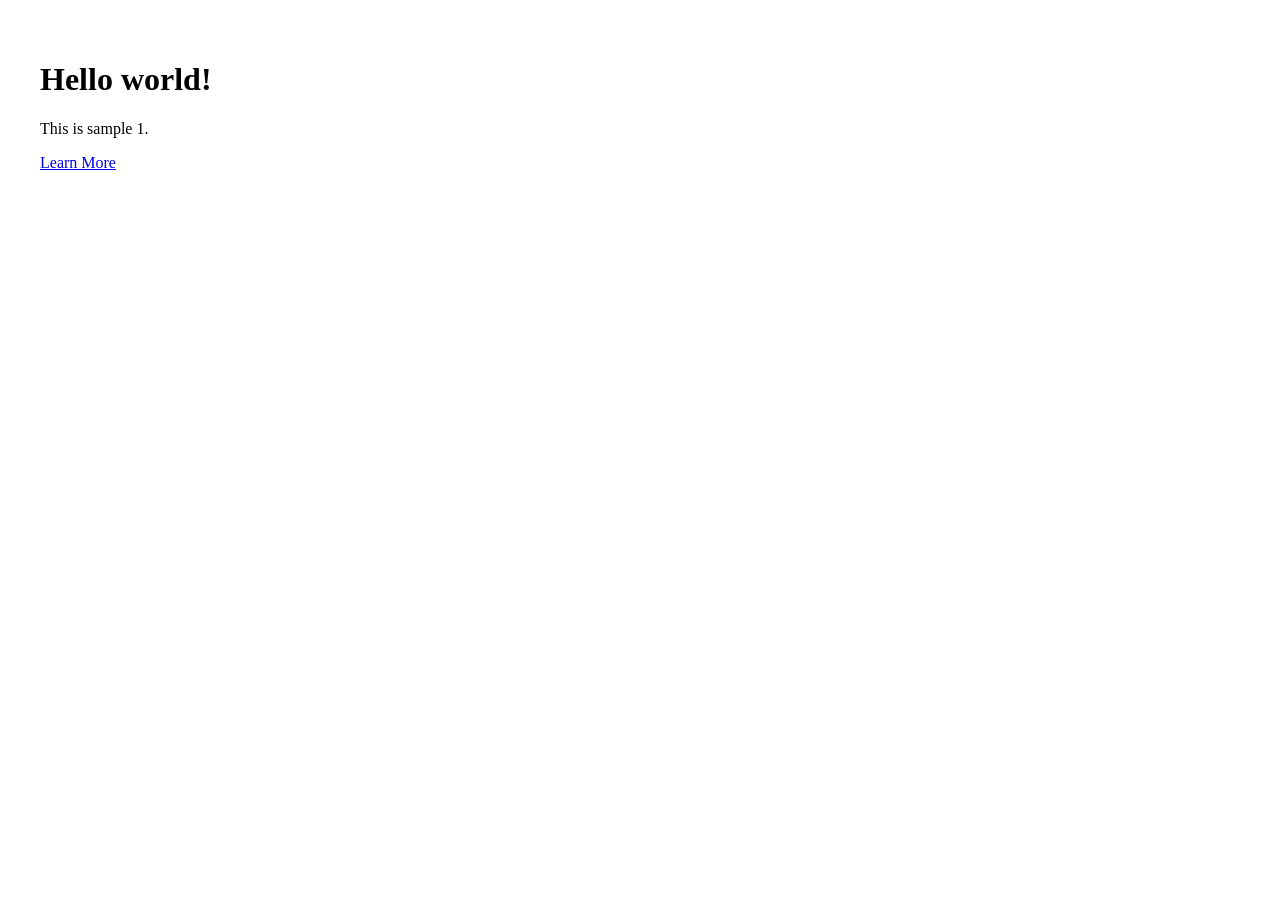
<file: test.html>
<!doctype html>
<html>
	<head>
		<title>update</title>
		<meta charset="utf-8"/>
		<meta http-equiv="Content-type" content="text/html; charset=utf-8"/>
		<meta name="viewport" content="width=device-width, initial-scale=1"/>
      <style type="text/css">* {font-family: Inter;} body {padding: 2em;}</style>
		<meta name="google-site-verification" content="dLPUnj7EvmOM87vIxWJyuldM1EEN7wkp-uDkKTDyU0k" />
	</head>
	<body>
		<div>
			<h1>Hello world!</h1>
			<p>This is sample 1.</p>
            <!-- Hi! -->
			<p>
				<a href="https://www.dwsamplefiles.com/">Learn More</a>
			</p>
		</div>
	</body>
</html>
</file>
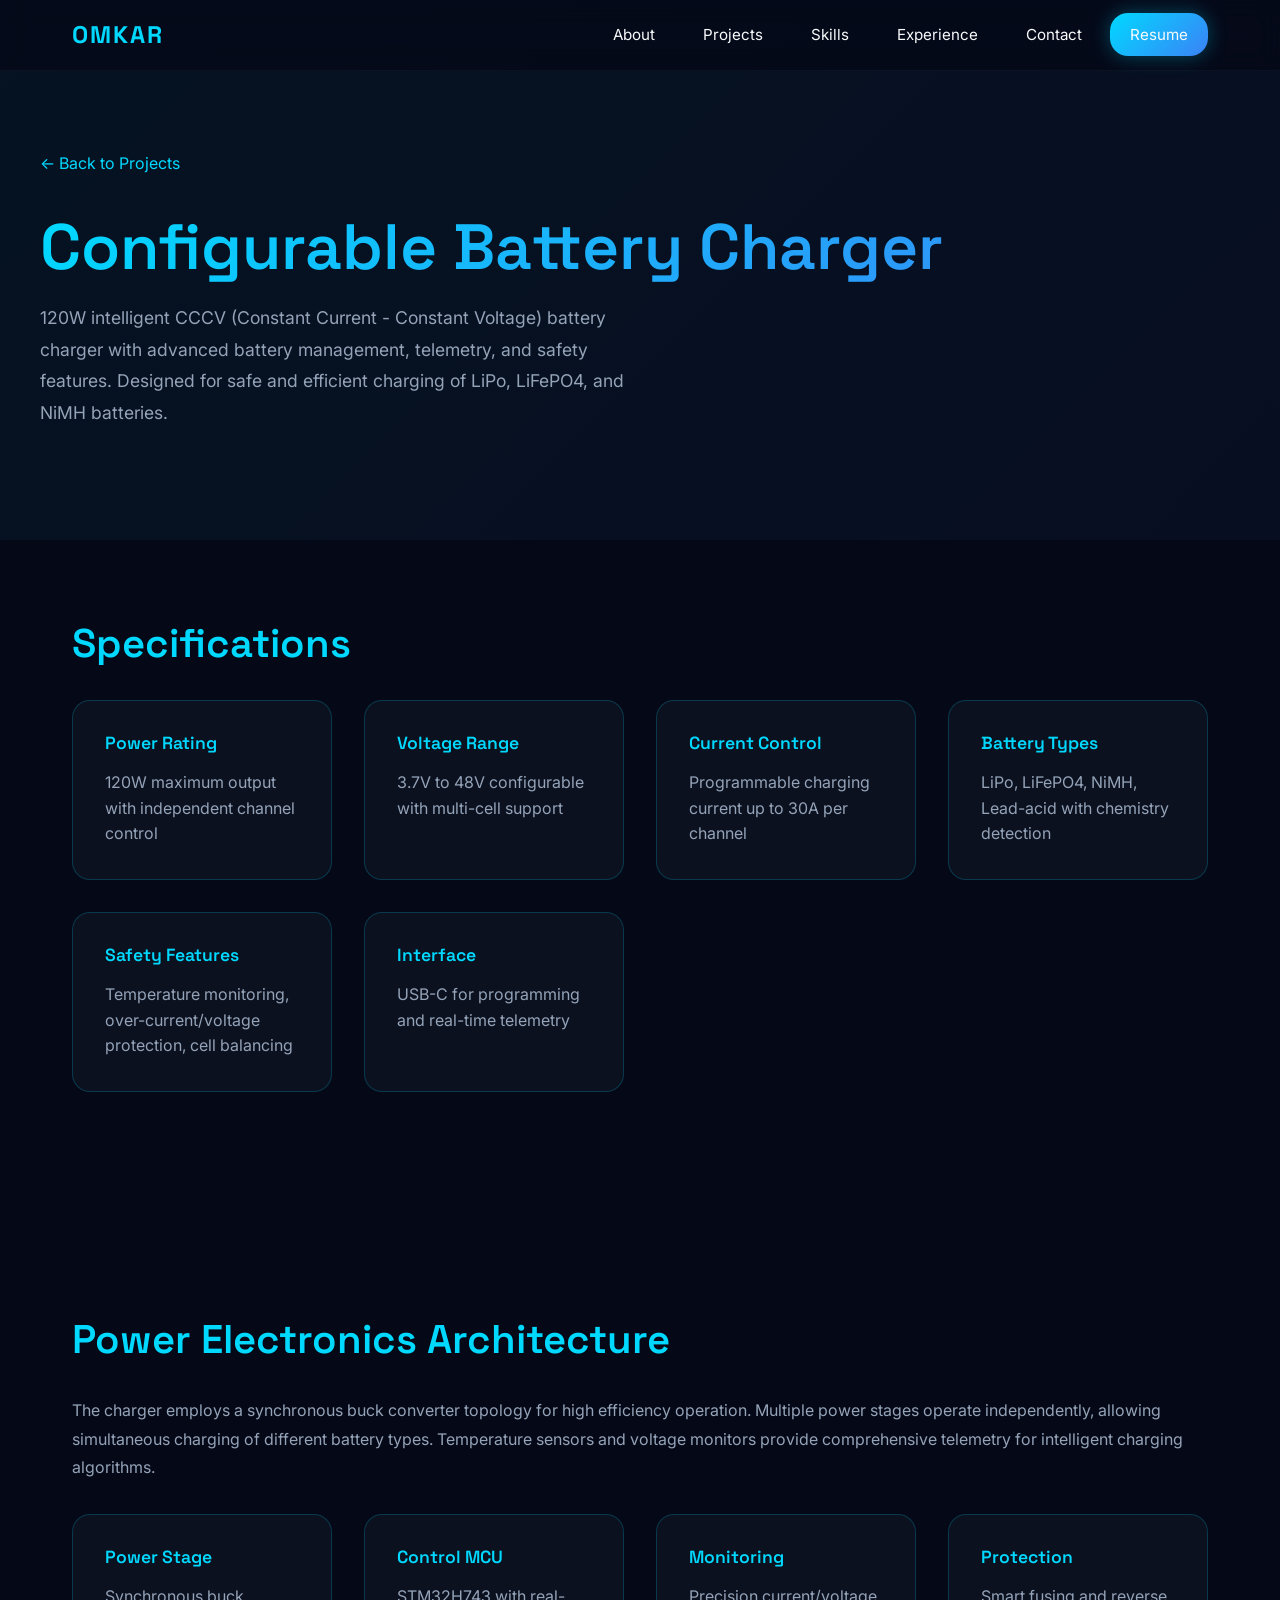
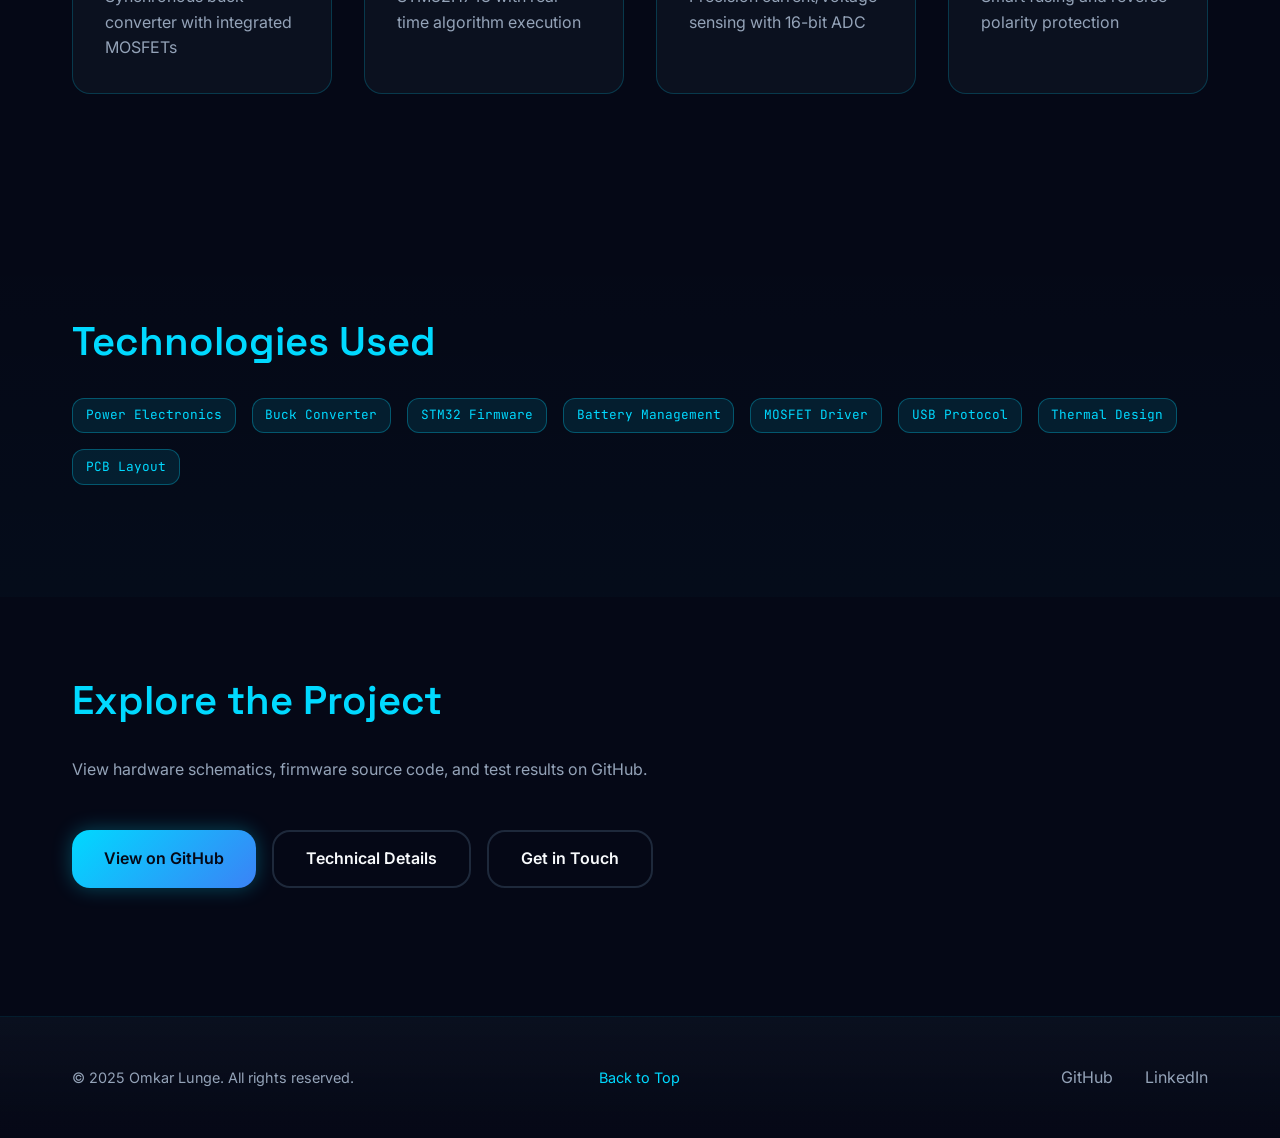
<file: projects/charger.html>
<!DOCTYPE html>
<html lang="en">
<head>
    <meta charset="UTF-8">
    <meta name="viewport" content="width=device-width, initial-scale=1.0">
    <meta name="description" content="Configurable Battery Charger - 120W intelligent charging system by Omkar Lunge">
    <meta name="keywords" content="Battery Charger, Power Electronics, CCCV, Battery Management">
    <title>Battery Charger - Power Electronics | Omkar Lunge</title>
    <link href="https://fonts.googleapis.com/css2?family=Space+Grotesk:wght@400;500;600;700&family=Inter:wght@300;400;500;600;700&family=JetBrains+Mono:wght@400;500;600&display=swap" rel="stylesheet">
    <link rel="stylesheet" href="../style.css">
    <style>
        .project-hero {
            min-height: 60vh;
            display: flex;
            align-items: center;
            padding: 120px 2rem 80px;
            background: linear-gradient(135deg, rgba(0, 217, 255, 0.05), rgba(59, 130, 246, 0.05));
        }

        .project-hero-content {
            max-width: 1200px;
            margin: 0 auto;
            width: 100%;
        }

        .project-hero h1 {
            font-size: clamp(2.5rem, 6vw, 4rem);
            margin-bottom: 1rem;
            background: linear-gradient(135deg, var(--accent-primary), var(--accent-secondary));
            -webkit-background-clip: text;
            -webkit-text-fill-color: transparent;
            background-clip: text;
        }

        .project-hero p {
            font-size: 1.1rem;
            color: var(--text-muted);
            max-width: 600px;
            line-height: 1.8;
        }

        .project-section {
            padding: 80px 2rem;
        }

        .project-section h2 {
            font-size: 2.5rem;
            margin-bottom: 2rem;
            color: var(--accent-primary);
        }

        .specs-grid {
            display: grid;
            grid-template-columns: repeat(auto-fit, minmax(250px, 1fr));
            gap: 2rem;
            margin-bottom: 4rem;
        }

        .spec-card {
            background: rgba(16, 24, 39, 0.6);
            border: 1px solid rgba(0, 217, 255, 0.2);
            border-radius: var(--radius);
            padding: 2rem;
        }

        .spec-card h3 {
            color: var(--accent-primary);
            margin-bottom: 1rem;
            font-size: 1.1rem;
        }

        .spec-card p {
            color: var(--text-muted);
            line-height: 1.6;
        }

        .project-buttons {
            display: flex;
            gap: 1rem;
            margin: 3rem 0;
            flex-wrap: wrap;
        }

        .back-link {
            display: inline-flex;
            align-items: center;
            gap: 0.5rem;
            color: var(--accent-primary);
            text-decoration: none;
            margin-bottom: 2rem;
            transition: var(--transition);
        }

        .back-link:hover {
            transform: translateX(-4px);
        }
    </style>
</head>
<body>
    <!-- Navigation -->
    <nav class="navbar">
        <div class="nav-container">
            <div class="nav-logo">
                <span class="logo-text">OMKAR</span>
            </div>
            <div class="nav-toggle" id="navToggle">
                <span></span>
                <span></span>
                <span></span>
            </div>
            <ul class="nav-menu" id="navMenu">
                <li><a href="../#about" class="nav-link">About</a></li>
                <li><a href="../#projects" class="nav-link">Projects</a></li>
                <li><a href="../#skills" class="nav-link">Skills</a></li>
                <li><a href="../#experience" class="nav-link">Experience</a></li>
                <li><a href="../#contact" class="nav-link">Contact</a></li>
                <li><a href="../#resume" class="nav-link nav-link-primary">Resume</a></li>
            </ul>
        </div>
    </nav>

    <!-- Project Hero -->
    <section class="project-hero">
        <div class="project-hero-content">
            <a href="../#projects" class="back-link">← Back to Projects</a>
            <h1>Configurable Battery Charger</h1>
            <p>120W intelligent CCCV (Constant Current - Constant Voltage) battery charger with advanced battery management, telemetry, and safety features. Designed for safe and efficient charging of LiPo, LiFePO4, and NiMH batteries.</p>
        </div>
    </section>

    <!-- Specifications -->
    <section class="project-section">
        <div class="container">
            <h2>Specifications</h2>
            <div class="specs-grid">
                <div class="spec-card">
                    <h3>Power Rating</h3>
                    <p>120W maximum output with independent channel control</p>
                </div>
                <div class="spec-card">
                    <h3>Voltage Range</h3>
                    <p>3.7V to 48V configurable with multi-cell support</p>
                </div>
                <div class="spec-card">
                    <h3>Current Control</h3>
                    <p>Programmable charging current up to 30A per channel</p>
                </div>
                <div class="spec-card">
                    <h3>Battery Types</h3>
                    <p>LiPo, LiFePO4, NiMH, Lead-acid with chemistry detection</p>
                </div>
                <div class="spec-card">
                    <h3>Safety Features</h3>
                    <p>Temperature monitoring, over-current/voltage protection, cell balancing</p>
                </div>
                <div class="spec-card">
                    <h3>Interface</h3>
                    <p>USB-C for programming and real-time telemetry</p>
                </div>
            </div>
        </div>
    </section>

    <!-- Architecture -->
    <section class="project-section">
        <div class="container">
            <h2>Power Electronics Architecture</h2>
            <p style="color: var(--text-muted); margin-bottom: 2rem; line-height: 1.8;">
                The charger employs a synchronous buck converter topology for high efficiency operation. Multiple power stages operate independently, allowing simultaneous charging of different battery types. Temperature sensors and voltage monitors provide comprehensive telemetry for intelligent charging algorithms.
            </p>
            
            <div class="specs-grid">
                <div class="spec-card">
                    <h3>Power Stage</h3>
                    <p>Synchronous buck converter with integrated MOSFETs</p>
                </div>
                <div class="spec-card">
                    <h3>Control MCU</h3>
                    <p>STM32H743 with real-time algorithm execution</p>
                </div>
                <div class="spec-card">
                    <h3>Monitoring</h3>
                    <p>Precision current/voltage sensing with 16-bit ADC</p>
                </div>
                <div class="spec-card">
                    <h3>Protection</h3>
                    <p>Smart fusing and reverse polarity protection</p>
                </div>
            </div>
        </div>
    </section>

    <!-- Technologies -->
    <section class="project-section" style="background: linear-gradient(180deg, transparent, rgba(0, 217, 255, 0.02));">
        <div class="container">
            <h2>Technologies Used</h2>
            <div style="display: flex; flex-wrap: wrap; gap: 1rem; margin: 2rem 0;">
                <span class="tech-tag">Power Electronics</span>
                <span class="tech-tag">Buck Converter</span>
                <span class="tech-tag">STM32 Firmware</span>
                <span class="tech-tag">Battery Management</span>
                <span class="tech-tag">MOSFET Driver</span>
                <span class="tech-tag">USB Protocol</span>
                <span class="tech-tag">Thermal Design</span>
                <span class="tech-tag">PCB Layout</span>
            </div>
        </div>
    </section>

    <!-- Project Links -->
    <section class="project-section">
        <div class="container">
            <h2>Explore the Project</h2>
            <p style="color: var(--text-muted); margin-bottom: 2rem;">View hardware schematics, firmware source code, and test results on GitHub.</p>
            <div class="project-buttons">
                <a href="https://github.com/omkarlunge/battery-charger" target="_blank" rel="noopener noreferrer" class="btn btn-primary">View on GitHub</a>
                <a href="https://github.com/omkarlunge/battery-charger#technical-details" target="_blank" rel="noopener noreferrer" class="btn btn-secondary">Technical Details</a>
                <a href="../#contact" class="btn btn-secondary">Get in Touch</a>
            </div>
        </div>
    </section>

    <!-- Footer -->
    <footer class="footer">
        <div class="container">
            <div class="footer-content">
                <div class="footer-text">
                    <p>&copy; 2025 Omkar Lunge. All rights reserved.</p>
                </div>
                <div class="footer-links">
                    <a href="../#hero">Back to Top</a>
                </div>
                <div class="footer-socials">
                    <a href="https://github.com/omkarlunge" target="_blank" rel="noopener noreferrer">GitHub</a>
                    <a href="https://linkedin.com/in/omkarlunge" target="_blank" rel="noopener noreferrer">LinkedIn</a>
                </div>
            </div>
        </div>
    </footer>

    <script src="../script.js"></script>
</body>
</html>
</file>
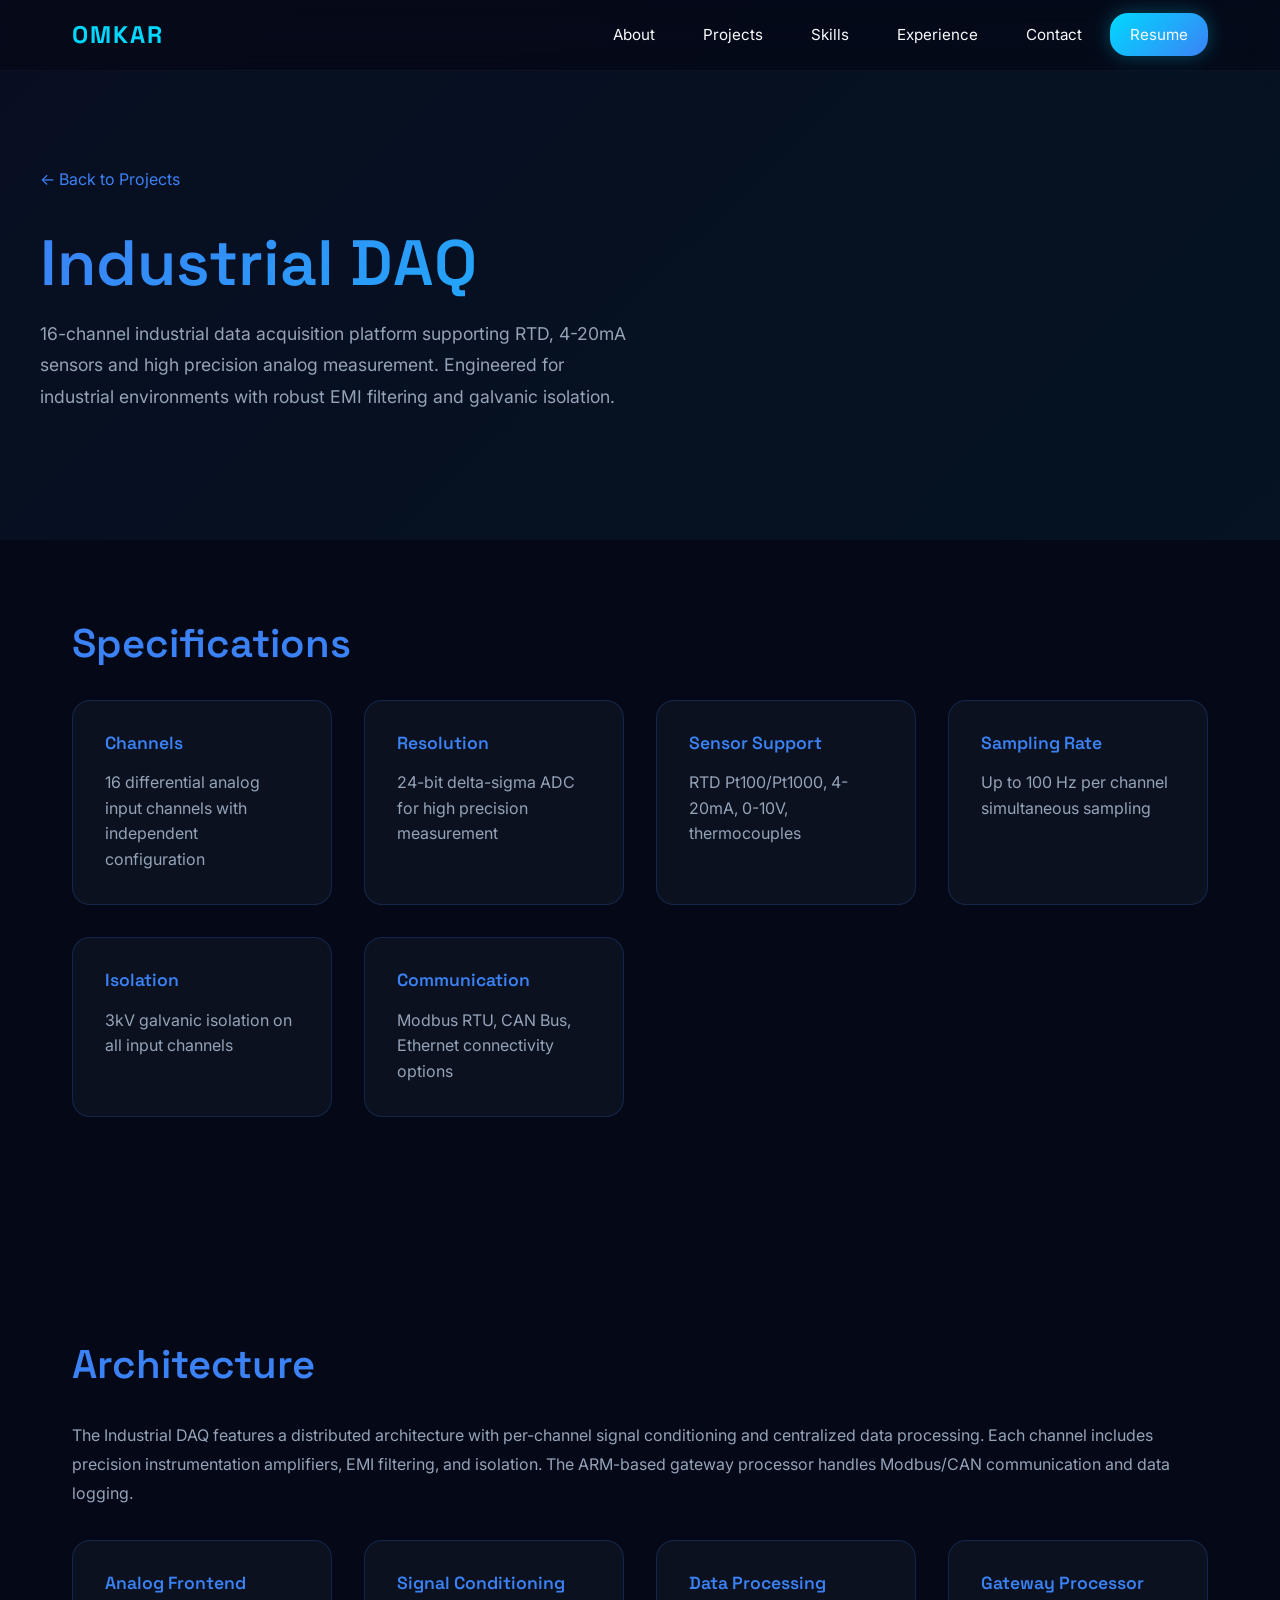
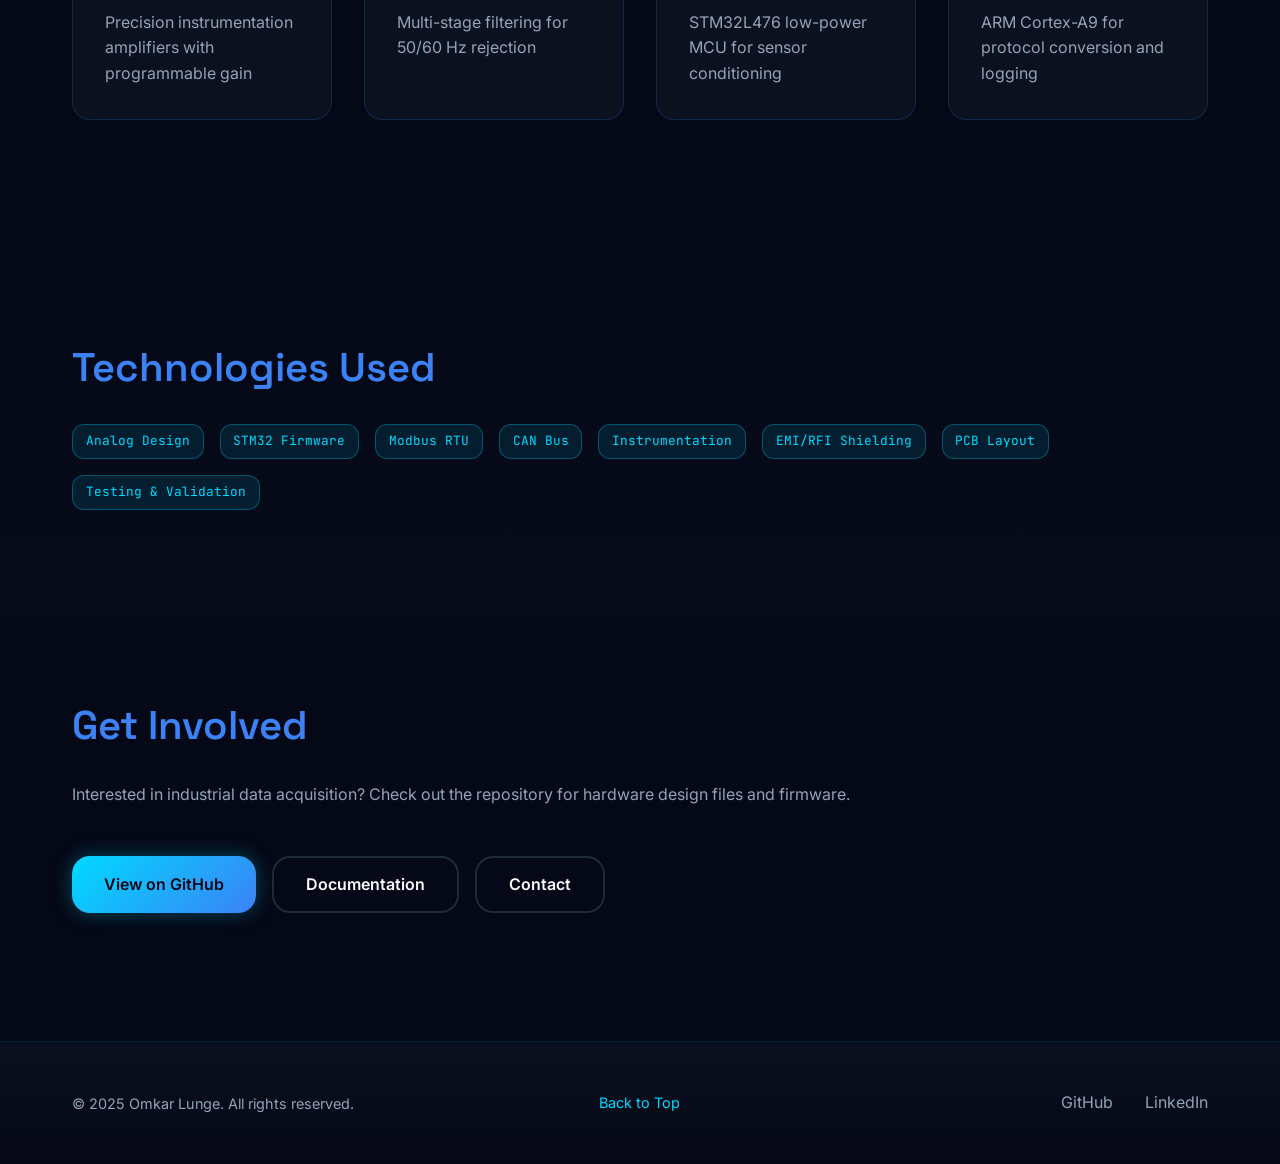
<file: projects/daq.html>
<!DOCTYPE html>
<html lang="en">
<head>
    <meta charset="UTF-8">
    <meta name="viewport" content="width=device-width, initial-scale=1.0">
    <meta name="description" content="Industrial DAQ - 16-channel data acquisition platform by Omkar Lunge">
    <meta name="keywords" content="Data Acquisition, RTD, 4-20mA, Industrial, Sensors">
    <title>Industrial DAQ - Data Acquisition | Omkar Lunge</title>
    <link href="https://fonts.googleapis.com/css2?family=Space+Grotesk:wght@400;500;600;700&family=Inter:wght@300;400;500;600;700&family=JetBrains+Mono:wght@400;500;600&display=swap" rel="stylesheet">
    <link rel="stylesheet" href="../style.css">
    <style>
        .project-hero {
            min-height: 60vh;
            display: flex;
            align-items: center;
            padding: 120px 2rem 80px;
            background: linear-gradient(135deg, rgba(59, 130, 246, 0.05), rgba(0, 217, 255, 0.05));
        }

        .project-hero-content {
            max-width: 1200px;
            margin: 0 auto;
            width: 100%;
        }

        .project-hero h1 {
            font-size: clamp(2.5rem, 6vw, 4rem);
            margin-bottom: 1rem;
            background: linear-gradient(135deg, var(--accent-secondary), var(--accent-primary));
            -webkit-background-clip: text;
            -webkit-text-fill-color: transparent;
            background-clip: text;
        }

        .project-hero p {
            font-size: 1.1rem;
            color: var(--text-muted);
            max-width: 600px;
            line-height: 1.8;
        }

        .project-section {
            padding: 80px 2rem;
        }

        .project-section h2 {
            font-size: 2.5rem;
            margin-bottom: 2rem;
            color: var(--accent-secondary);
        }

        .specs-grid {
            display: grid;
            grid-template-columns: repeat(auto-fit, minmax(250px, 1fr));
            gap: 2rem;
            margin-bottom: 4rem;
        }

        .spec-card {
            background: rgba(16, 24, 39, 0.6);
            border: 1px solid rgba(59, 130, 246, 0.2);
            border-radius: var(--radius);
            padding: 2rem;
        }

        .spec-card h3 {
            color: var(--accent-secondary);
            margin-bottom: 1rem;
            font-size: 1.1rem;
        }

        .spec-card p {
            color: var(--text-muted);
            line-height: 1.6;
        }

        .project-buttons {
            display: flex;
            gap: 1rem;
            margin: 3rem 0;
            flex-wrap: wrap;
        }

        .back-link {
            display: inline-flex;
            align-items: center;
            gap: 0.5rem;
            color: var(--accent-secondary);
            text-decoration: none;
            margin-bottom: 2rem;
            transition: var(--transition);
        }

        .back-link:hover {
            transform: translateX(-4px);
        }
    </style>
</head>
<body>
    <!-- Navigation -->
    <nav class="navbar">
        <div class="nav-container">
            <div class="nav-logo">
                <span class="logo-text">OMKAR</span>
            </div>
            <div class="nav-toggle" id="navToggle">
                <span></span>
                <span></span>
                <span></span>
            </div>
            <ul class="nav-menu" id="navMenu">
                <li><a href="../#about" class="nav-link">About</a></li>
                <li><a href="../#projects" class="nav-link">Projects</a></li>
                <li><a href="../#skills" class="nav-link">Skills</a></li>
                <li><a href="../#experience" class="nav-link">Experience</a></li>
                <li><a href="../#contact" class="nav-link">Contact</a></li>
                <li><a href="../#resume" class="nav-link nav-link-primary">Resume</a></li>
            </ul>
        </div>
    </nav>

    <!-- Project Hero -->
    <section class="project-hero">
        <div class="project-hero-content">
            <a href="../#projects" class="back-link">← Back to Projects</a>
            <h1>Industrial DAQ</h1>
            <p>16-channel industrial data acquisition platform supporting RTD, 4-20mA sensors and high precision analog measurement. Engineered for industrial environments with robust EMI filtering and galvanic isolation.</p>
        </div>
    </section>

    <!-- Specifications -->
    <section class="project-section">
        <div class="container">
            <h2>Specifications</h2>
            <div class="specs-grid">
                <div class="spec-card">
                    <h3>Channels</h3>
                    <p>16 differential analog input channels with independent configuration</p>
                </div>
                <div class="spec-card">
                    <h3>Resolution</h3>
                    <p>24-bit delta-sigma ADC for high precision measurement</p>
                </div>
                <div class="spec-card">
                    <h3>Sensor Support</h3>
                    <p>RTD Pt100/Pt1000, 4-20mA, 0-10V, thermocouples</p>
                </div>
                <div class="spec-card">
                    <h3>Sampling Rate</h3>
                    <p>Up to 100 Hz per channel simultaneous sampling</p>
                </div>
                <div class="spec-card">
                    <h3>Isolation</h3>
                    <p>3kV galvanic isolation on all input channels</p>
                </div>
                <div class="spec-card">
                    <h3>Communication</h3>
                    <p>Modbus RTU, CAN Bus, Ethernet connectivity options</p>
                </div>
            </div>
        </div>
    </section>

    <!-- Architecture -->
    <section class="project-section">
        <div class="container">
            <h2>Architecture</h2>
            <p style="color: var(--text-muted); margin-bottom: 2rem; line-height: 1.8;">
                The Industrial DAQ features a distributed architecture with per-channel signal conditioning and centralized data processing. Each channel includes precision instrumentation amplifiers, EMI filtering, and isolation. The ARM-based gateway processor handles Modbus/CAN communication and data logging.
            </p>
            
            <div class="specs-grid">
                <div class="spec-card">
                    <h3>Analog Frontend</h3>
                    <p>Precision instrumentation amplifiers with programmable gain</p>
                </div>
                <div class="spec-card">
                    <h3>Signal Conditioning</h3>
                    <p>Multi-stage filtering for 50/60 Hz rejection</p>
                </div>
                <div class="spec-card">
                    <h3>Data Processing</h3>
                    <p>STM32L476 low-power MCU for sensor conditioning</p>
                </div>
                <div class="spec-card">
                    <h3>Gateway Processor</h3>
                    <p>ARM Cortex-A9 for protocol conversion and logging</p>
                </div>
            </div>
        </div>
    </section>

    <!-- Technologies -->
    <section class="project-section" style="background: linear-gradient(180deg, transparent, rgba(59, 130, 246, 0.02));">
        <div class="container">
            <h2>Technologies Used</h2>
            <div style="display: flex; flex-wrap: wrap; gap: 1rem; margin: 2rem 0;">
                <span class="tech-tag">Analog Design</span>
                <span class="tech-tag">STM32 Firmware</span>
                <span class="tech-tag">Modbus RTU</span>
                <span class="tech-tag">CAN Bus</span>
                <span class="tech-tag">Instrumentation</span>
                <span class="tech-tag">EMI/RFI Shielding</span>
                <span class="tech-tag">PCB Layout</span>
                <span class="tech-tag">Testing & Validation</span>
            </div>
        </div>
    </section>

    <!-- Project Links -->
    <section class="project-section">
        <div class="container">
            <h2>Get Involved</h2>
            <p style="color: var(--text-muted); margin-bottom: 2rem;">Interested in industrial data acquisition? Check out the repository for hardware design files and firmware.</p>
            <div class="project-buttons">
                <a href="https://github.com/omkarlunge/industrial-daq" target="_blank" rel="noopener noreferrer" class="btn btn-primary">View on GitHub</a>
                <a href="https://github.com/omkarlunge/industrial-daq#readme" target="_blank" rel="noopener noreferrer" class="btn btn-secondary">Documentation</a>
                <a href="../#contact" class="btn btn-secondary">Contact</a>
            </div>
        </div>
    </section>

    <!-- Footer -->
    <footer class="footer">
        <div class="container">
            <div class="footer-content">
                <div class="footer-text">
                    <p>&copy; 2025 Omkar Lunge. All rights reserved.</p>
                </div>
                <div class="footer-links">
                    <a href="../#hero">Back to Top</a>
                </div>
                <div class="footer-socials">
                    <a href="https://github.com/omkarlunge" target="_blank" rel="noopener noreferrer">GitHub</a>
                    <a href="https://linkedin.com/in/omkarlunge" target="_blank" rel="noopener noreferrer">LinkedIn</a>
                </div>
            </div>
        </div>
    </footer>

    <script src="../script.js"></script>
</body>
</html>
</file>
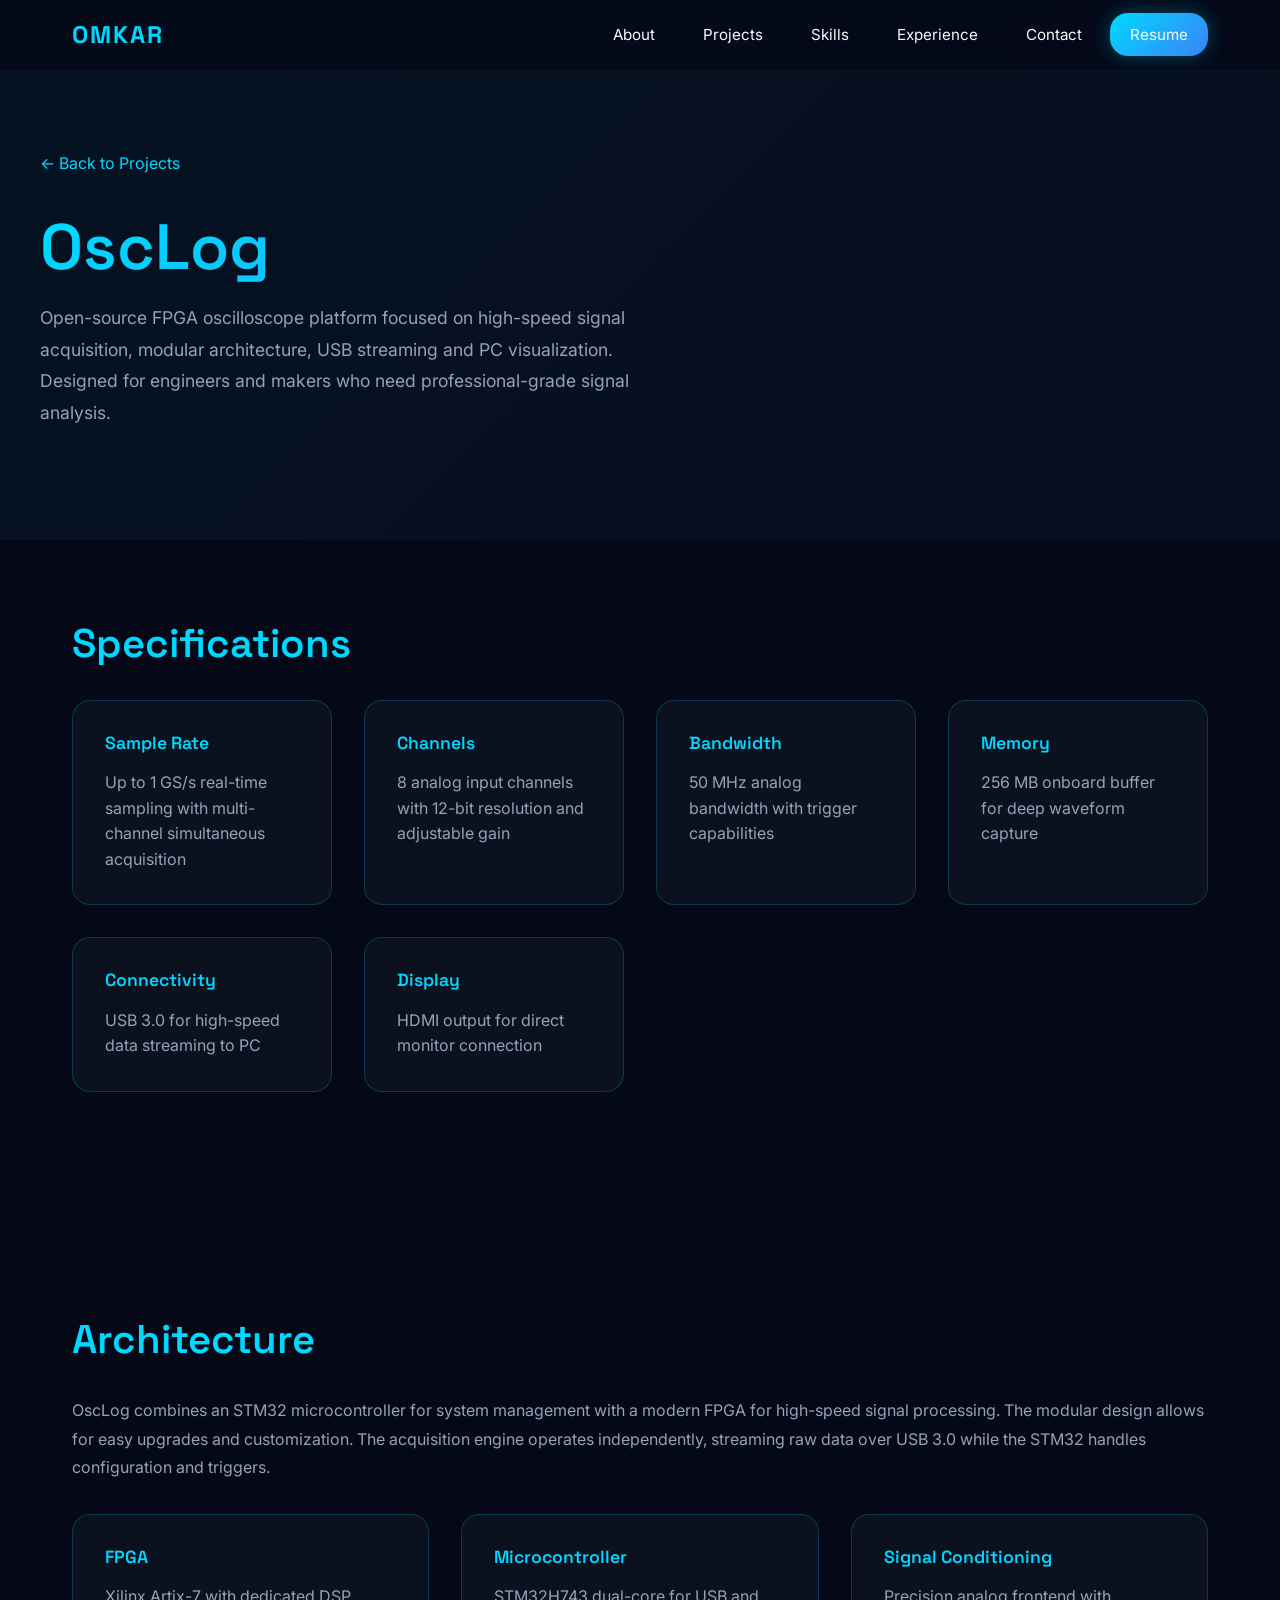
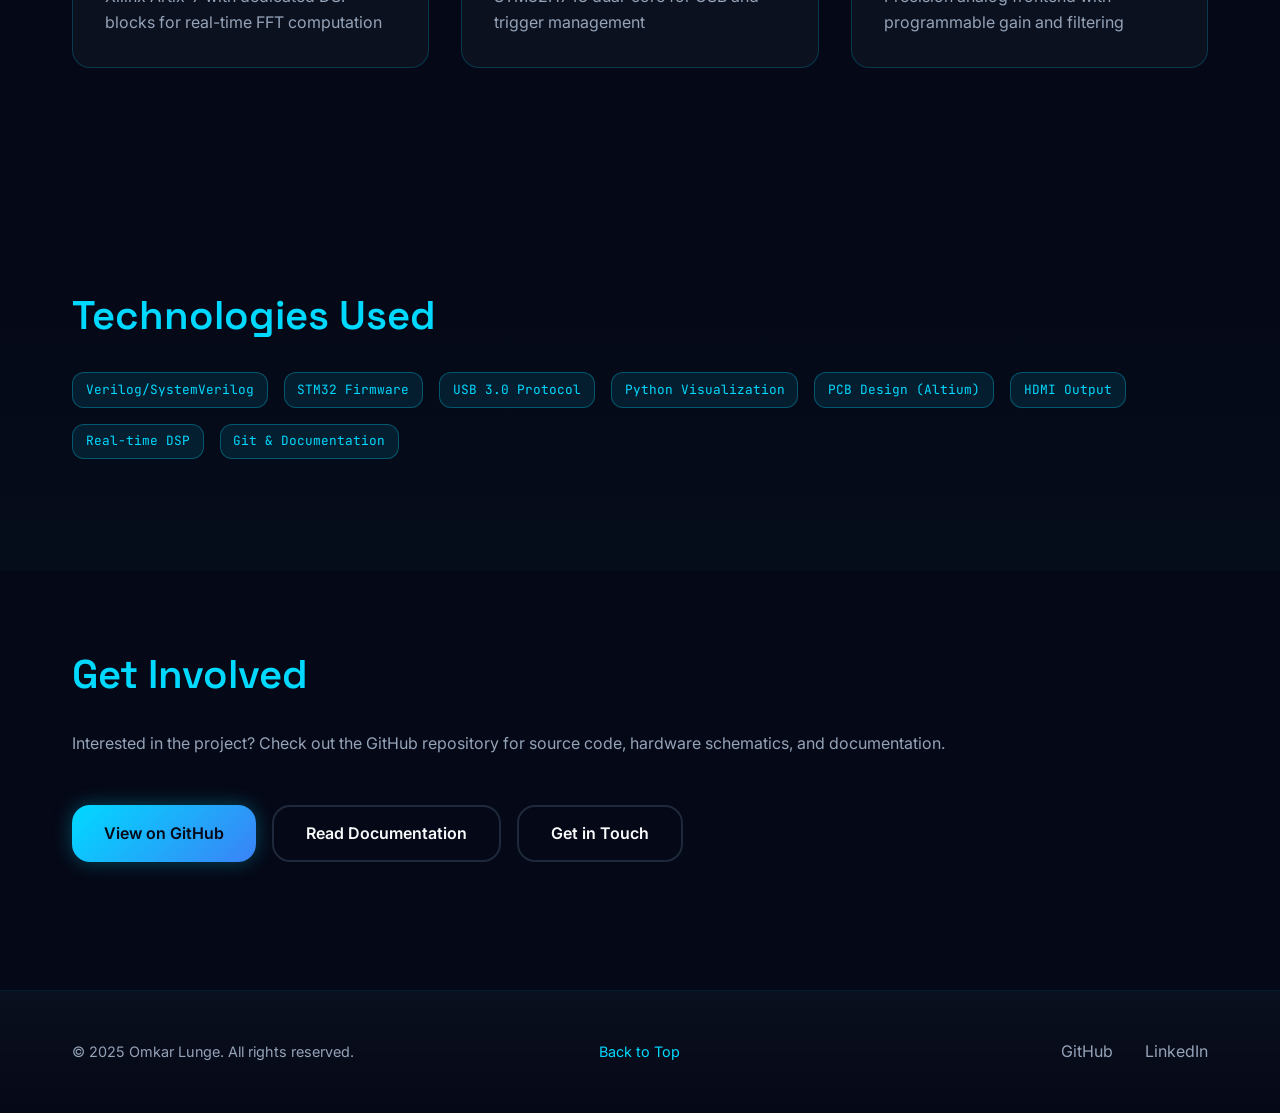
<file: projects/osclog.html>
<!DOCTYPE html>
<html lang="en">
<head>
    <meta charset="UTF-8">
    <meta name="viewport" content="width=device-width, initial-scale=1.0">
    <meta name="description" content="OscLog - Open-source FPGA oscilloscope platform by Omkar Lunge">
    <meta name="keywords" content="FPGA, Oscilloscope, Signal Acquisition, USB, Python">
    <title>OscLog - FPGA Oscilloscope | Omkar Lunge</title>
    <link href="https://fonts.googleapis.com/css2?family=Space+Grotesk:wght@400;500;600;700&family=Inter:wght@300;400;500;600;700&family=JetBrains+Mono:wght@400;500;600&display=swap" rel="stylesheet">
    <link rel="stylesheet" href="../style.css">
    <style>
        .project-hero {
            min-height: 60vh;
            display: flex;
            align-items: center;
            padding: 120px 2rem 80px;
            background: linear-gradient(135deg, rgba(0, 217, 255, 0.05), rgba(59, 130, 246, 0.05));
        }

        .project-hero-content {
            max-width: 1200px;
            margin: 0 auto;
            width: 100%;
        }

        .project-hero h1 {
            font-size: clamp(2.5rem, 6vw, 4rem);
            margin-bottom: 1rem;
            background: linear-gradient(135deg, var(--accent-primary), var(--accent-secondary));
            -webkit-background-clip: text;
            -webkit-text-fill-color: transparent;
            background-clip: text;
        }

        .project-hero p {
            font-size: 1.1rem;
            color: var(--text-muted);
            max-width: 600px;
            line-height: 1.8;
        }

        .project-section {
            padding: 80px 2rem;
        }

        .project-section h2 {
            font-size: 2.5rem;
            margin-bottom: 2rem;
            color: var(--accent-primary);
        }

        .specs-grid {
            display: grid;
            grid-template-columns: repeat(auto-fit, minmax(250px, 1fr));
            gap: 2rem;
            margin-bottom: 4rem;
        }

        .spec-card {
            background: rgba(16, 24, 39, 0.6);
            border: 1px solid rgba(0, 217, 255, 0.2);
            border-radius: var(--radius);
            padding: 2rem;
        }

        .spec-card h3 {
            color: var(--accent-primary);
            margin-bottom: 1rem;
            font-size: 1.1rem;
        }

        .spec-card p {
            color: var(--text-muted);
            line-height: 1.6;
        }

        .gallery-grid {
            display: grid;
            grid-template-columns: repeat(auto-fit, minmax(300px, 1fr));
            gap: 2rem;
            margin: 2rem 0;
        }

        .gallery-item {
            background: linear-gradient(135deg, rgba(16, 24, 39, 0.8), rgba(16, 24, 39, 0.4));
            border: 1px solid rgba(0, 217, 255, 0.1);
            border-radius: var(--radius);
            overflow: hidden;
            aspect-ratio: 16 / 9;
        }

        .project-buttons {
            display: flex;
            gap: 1rem;
            margin: 3rem 0;
            flex-wrap: wrap;
        }

        .back-link {
            display: inline-flex;
            align-items: center;
            gap: 0.5rem;
            color: var(--accent-primary);
            text-decoration: none;
            margin-bottom: 2rem;
            transition: var(--transition);
        }

        .back-link:hover {
            transform: translateX(-4px);
        }
    </style>
</head>
<body>
    <!-- Navigation -->
    <nav class="navbar">
        <div class="nav-container">
            <div class="nav-logo">
                <span class="logo-text">OMKAR</span>
            </div>
            <div class="nav-toggle" id="navToggle">
                <span></span>
                <span></span>
                <span></span>
            </div>
            <ul class="nav-menu" id="navMenu">
                <li><a href="../#about" class="nav-link">About</a></li>
                <li><a href="../#projects" class="nav-link">Projects</a></li>
                <li><a href="../#skills" class="nav-link">Skills</a></li>
                <li><a href="../#experience" class="nav-link">Experience</a></li>
                <li><a href="../#contact" class="nav-link">Contact</a></li>
                <li><a href="../#resume" class="nav-link nav-link-primary">Resume</a></li>
            </ul>
        </div>
    </nav>

    <!-- Project Hero -->
    <section class="project-hero">
        <div class="project-hero-content">
            <a href="../#projects" class="back-link">← Back to Projects</a>
            <h1>OscLog</h1>
            <p>Open-source FPGA oscilloscope platform focused on high-speed signal acquisition, modular architecture, USB streaming and PC visualization. Designed for engineers and makers who need professional-grade signal analysis.</p>
        </div>
    </section>

    <!-- Specifications -->
    <section class="project-section">
        <div class="container">
            <h2>Specifications</h2>
            <div class="specs-grid">
                <div class="spec-card">
                    <h3>Sample Rate</h3>
                    <p>Up to 1 GS/s real-time sampling with multi-channel simultaneous acquisition</p>
                </div>
                <div class="spec-card">
                    <h3>Channels</h3>
                    <p>8 analog input channels with 12-bit resolution and adjustable gain</p>
                </div>
                <div class="spec-card">
                    <h3>Bandwidth</h3>
                    <p>50 MHz analog bandwidth with trigger capabilities</p>
                </div>
                <div class="spec-card">
                    <h3>Memory</h3>
                    <p>256 MB onboard buffer for deep waveform capture</p>
                </div>
                <div class="spec-card">
                    <h3>Connectivity</h3>
                    <p>USB 3.0 for high-speed data streaming to PC</p>
                </div>
                <div class="spec-card">
                    <h3>Display</h3>
                    <p>HDMI output for direct monitor connection</p>
                </div>
            </div>
        </div>
    </section>

    <!-- Architecture -->
    <section class="project-section">
        <div class="container">
            <h2>Architecture</h2>
            <p style="color: var(--text-muted); margin-bottom: 2rem; line-height: 1.8;">
                OscLog combines an STM32 microcontroller for system management with a modern FPGA for high-speed signal processing. The modular design allows for easy upgrades and customization. The acquisition engine operates independently, streaming raw data over USB 3.0 while the STM32 handles configuration and triggers.
            </p>
            
            <div class="specs-grid">
                <div class="spec-card">
                    <h3>FPGA</h3>
                    <p>Xilinx Artix-7 with dedicated DSP blocks for real-time FFT computation</p>
                </div>
                <div class="spec-card">
                    <h3>Microcontroller</h3>
                    <p>STM32H743 dual-core for USB and trigger management</p>
                </div>
                <div class="spec-card">
                    <h3>Signal Conditioning</h3>
                    <p>Precision analog frontend with programmable gain and filtering</p>
                </div>
            </div>
        </div>
    </section>

    <!-- Technologies -->
    <section class="project-section" style="background: linear-gradient(180deg, transparent, rgba(0, 217, 255, 0.02));">
        <div class="container">
            <h2>Technologies Used</h2>
            <div style="display: flex; flex-wrap: wrap; gap: 1rem; margin: 2rem 0;">
                <span class="tech-tag">Verilog/SystemVerilog</span>
                <span class="tech-tag">STM32 Firmware</span>
                <span class="tech-tag">USB 3.0 Protocol</span>
                <span class="tech-tag">Python Visualization</span>
                <span class="tech-tag">PCB Design (Altium)</span>
                <span class="tech-tag">HDMI Output</span>
                <span class="tech-tag">Real-time DSP</span>
                <span class="tech-tag">Git & Documentation</span>
            </div>
        </div>
    </section>

    <!-- Project Links -->
    <section class="project-section">
        <div class="container">
            <h2>Get Involved</h2>
            <p style="color: var(--text-muted); margin-bottom: 2rem;">Interested in the project? Check out the GitHub repository for source code, hardware schematics, and documentation.</p>
            <div class="project-buttons">
                <a href="https://github.com/omkarlunge/osclog" target="_blank" rel="noopener noreferrer" class="btn btn-primary">View on GitHub</a>
                <a href="https://github.com/omkarlunge/osclog#documentation" target="_blank" rel="noopener noreferrer" class="btn btn-secondary">Read Documentation</a>
                <a href="../#contact" class="btn btn-secondary">Get in Touch</a>
            </div>
        </div>
    </section>

    <!-- Footer -->
    <footer class="footer">
        <div class="container">
            <div class="footer-content">
                <div class="footer-text">
                    <p>&copy; 2025 Omkar Lunge. All rights reserved.</p>
                </div>
                <div class="footer-links">
                    <a href="../#hero">Back to Top</a>
                </div>
                <div class="footer-socials">
                    <a href="https://github.com/omkarlunge" target="_blank" rel="noopener noreferrer">GitHub</a>
                    <a href="https://linkedin.com/in/omkarlunge" target="_blank" rel="noopener noreferrer">LinkedIn</a>
                </div>
            </div>
        </div>
    </footer>

    <script src="../script.js"></script>
</body>
</html>
</file>
<file: style.css>
/* ===================================
   DESIGN TOKENS & VARIABLES
   =================================== */

:root {
    --bg-primary: #050816;
    --bg-secondary: #101827;
    --accent-primary: #00D9FF;
    --accent-secondary: #3B82F6;
    --glow: #00F5FF;
    --text-primary: #F8FAFC;
    --text-muted: #94A3B8;
    --border-color: #1E293B;
    
    --font-heading: 'Space Grotesk', sans-serif;
    --font-body: 'Inter', sans-serif;
    --font-mono: 'JetBrains Mono', monospace;
    
    --radius: 18px;
    --transition: all 0.3s cubic-bezier(0.4, 0, 0.2, 1);
    --shadow-sm: 0 4px 6px rgba(0, 0, 0, 0.1);
    --shadow-md: 0 10px 25px rgba(0, 0, 0, 0.15);
    --shadow-lg: 0 25px 50px rgba(0, 0, 0, 0.25);
}

/* ===================================
   RESET & BASE STYLES
   =================================== */

* {
    margin: 0;
    padding: 0;
    box-sizing: border-box;
}

html {
    scroll-behavior: smooth;
    background-color: var(--bg-primary);
}

body {
    font-family: var(--font-body);
    background-color: var(--bg-primary);
    color: var(--text-primary);
    line-height: 1.6;
    overflow-x: hidden;
}

img, picture, video, canvas, svg {
    display: block;
    max-width: 100%;
}

input, button, textarea, select {
    font: inherit;
}

p, h1, h2, h3, h4, h5, h6 {
    overflow-wrap: break-word;
}

h1, h2, h3, h4, h5, h6 {
    font-family: var(--font-heading);
    font-weight: 600;
    line-height: 1.2;
}

a {
    color: inherit;
    text-decoration: none;
}

button {
    cursor: pointer;
    border: none;
    background: none;
}

/* ===================================
   UTILITIES
   =================================== */

.container {
    max-width: 1200px;
    margin: 0 auto;
    padding: 0 2rem;
}

.section-header {
    display: flex;
    align-items: center;
    gap: 2rem;
    margin-bottom: 4rem;
}

.section-header h2 {
    font-size: clamp(2rem, 5vw, 3.5rem);
    color: var(--text-primary);
    white-space: nowrap;
}

.header-line {
    flex: 1;
    height: 2px;
    background: linear-gradient(90deg, var(--accent-primary), transparent);
}

/* ===================================
   LOADING SCREEN
   =================================== */

.loading-screen {
    position: fixed;
    top: 0;
    left: 0;
    width: 100%;
    height: 100%;
    background-color: #000;
    display: flex;
    align-items: center;
    justify-content: center;
    z-index: 9999;
    animation: fadeOut 0.8s ease-out 2s forwards;
}

.loading-content {
    text-align: center;
}

.pcb-animation {
    margin-bottom: 2rem;
    animation: float 2s ease-in-out infinite;
}

.pcb-animation svg {
    filter: drop-shadow(0 0 20px rgba(0, 217, 255, 0.4));
}

.trace {
    stroke-dasharray: 200;
    stroke-dashoffset: 200;
    animation: drawTrace 1.5s ease-in-out forwards;
}

.node {
    opacity: 0;
    animation: nodeGlow 1.5s ease-in-out forwards;
}

.node:nth-child(1) { animation-delay: 0.2s; }
.node:nth-child(2) { animation-delay: 0.4s; }
.node:nth-child(3) { animation-delay: 0.6s; }
.node:nth-child(4) { animation-delay: 0.8s; }
.node:nth-child(5) { animation-delay: 1s; }

.loading-text {
    font-family: var(--font-mono);
    font-size: 1rem;
    color: var(--accent-primary);
    letter-spacing: 2px;
    animation: pulse 1.5s ease-in-out infinite;
}

/* ===================================
   ANIMATIONS
   =================================== */

@keyframes fadeOut {
    to {
        opacity: 0;
        visibility: hidden;
    }
}

@keyframes fadeIn {
    from {
        opacity: 0;
    }
    to {
        opacity: 1;
    }
}

@keyframes drawTrace {
    to {
        stroke-dashoffset: 0;
    }
}

@keyframes nodeGlow {
    0% {
        opacity: 0;
        filter: drop-shadow(0 0 0px currentColor);
    }
    50% {
        opacity: 1;
    }
    100% {
        opacity: 0.6;
        filter: drop-shadow(0 0 10px currentColor);
    }
}

@keyframes float {
    0%, 100% { transform: translateY(0px); }
    50% { transform: translateY(-20px); }
}

@keyframes pulse {
    0%, 100% { opacity: 1; }
    50% { opacity: 0.5; }
}

@keyframes slideIn {
    from {
        opacity: 0;
        transform: translateY(30px);
    }
    to {
        opacity: 1;
        transform: translateY(0);
    }
}

@keyframes slideInLeft {
    from {
        opacity: 0;
        transform: translateX(-30px);
    }
    to {
        opacity: 1;
        transform: translateX(0);
    }
}

@keyframes slideInRight {
    from {
        opacity: 0;
        transform: translateX(30px);
    }
    to {
        opacity: 1;
        transform: translateX(0);
    }
}

@keyframes slideInUp {
    from {
        opacity: 0;
        transform: translateY(30px);
    }
    to {
        opacity: 1;
        transform: translateY(0);
    }
}

@keyframes fillBar {
    from {
        width: 0%;
    }
}

@keyframes glow {
    0%, 100% {
        text-shadow: 0 0 10px rgba(0, 217, 255, 0.3);
    }
    50% {
        text-shadow: 0 0 20px rgba(0, 217, 255, 0.6);
    }
}

@keyframes countUp {
    from {
        opacity: 0;
    }
}

/* ===================================
   NAVBAR
   =================================== */

.navbar {
    position: fixed;
    top: 0;
    left: 0;
    width: 100%;
    background: rgba(5, 8, 22, 0.7);
    backdrop-filter: blur(12px);
    border-bottom: 1px solid rgba(30, 41, 59, 0.3);
    z-index: 1000;
    animation: slideIn 0.5s ease-out;
}

.nav-container {
    max-width: 1200px;
    margin: 0 auto;
    padding: 1rem 2rem;
    display: flex;
    justify-content: space-between;
    align-items: center;
}

.nav-logo {
    font-family: var(--font-heading);
    font-size: 1.5rem;
    font-weight: 700;
    color: var(--accent-primary);
    letter-spacing: 2px;
}

.nav-menu {
    display: flex;
    list-style: none;
    gap: 0.5rem;
    align-items: center;
}

.nav-link {
    padding: 0.75rem 1.25rem;
    color: var(--text-primary);
    font-size: 0.95rem;
    transition: var(--transition);
    position: relative;
}

.nav-link::after {
    content: '';
    position: absolute;
    bottom: 0;
    left: 50%;
    width: 0;
    height: 2px;
    background: var(--accent-primary);
    transform: translateX(-50%);
    transition: width 0.3s ease;
}

.nav-link:hover::after {
    width: 70%;
}

.nav-link-primary {
    background: linear-gradient(135deg, var(--accent-primary), var(--accent-secondary));
    border-radius: var(--radius);
    box-shadow: 0 0 20px rgba(0, 217, 255, 0.3);
}

.nav-link-primary::after {
    display: none;
}

.nav-toggle {
    display: none;
    flex-direction: column;
    gap: 0.5rem;
    cursor: pointer;
}

.nav-toggle span {
    width: 25px;
    height: 2px;
    background: var(--text-primary);
    border-radius: 2px;
    transition: var(--transition);
}

.nav-toggle.active span:nth-child(1) {
    transform: rotate(45deg) translate(10px, 10px);
}

.nav-toggle.active span:nth-child(2) {
    opacity: 0;
}

.nav-toggle.active span:nth-child(3) {
    transform: rotate(-45deg) translate(7px, -7px);
}

/* ===================================
   HERO SECTION
   =================================== */

.hero {
    min-height: 100vh;
    display: flex;
    align-items: center;
    justify-content: center;
    position: relative;
    padding: 120px 2rem 80px;
    overflow: hidden;
}

.hero-background {
    position: absolute;
    top: 0;
    left: 0;
    width: 100%;
    height: 100%;
    z-index: -1;
}

.grid-background {
    position: absolute;
    width: 100%;
    height: 100%;
    opacity: 0.05;
}

.particle-canvas {
    position: absolute;
    width: 100%;
    height: 100%;
    top: 0;
    left: 0;
}

#animationCanvas {
    position: absolute;
    width: 100%;
    height: 100%;
    top: 0;
    left: 0;
}

.hero-content {
    display: grid;
    grid-template-columns: 1fr 1fr;
    gap: 4rem;
    align-items: center;
    max-width: 1200px;
    width: 100%;
    position: relative;
    z-index: 1;
}

.hero-text {
    animation: slideInLeft 0.8s ease-out;
}

.hero-title {
    font-size: clamp(3rem, 8vw, 5rem);
    font-weight: 700;
    letter-spacing: 3px;
    margin-bottom: 1rem;
    background: linear-gradient(135deg, var(--accent-primary), var(--accent-secondary));
    -webkit-background-clip: text;
    -webkit-text-fill-color: transparent;
    background-clip: text;
    animation: glow 3s ease-in-out infinite;
}

.hero-subtitle {
    font-size: clamp(1.25rem, 3vw, 1.75rem);
    color: var(--text-muted);
    font-weight: 500;
    margin-bottom: 1.5rem;
    font-family: var(--font-heading);
    letter-spacing: 1px;
}

.hero-description {
    font-size: 1.1rem;
    color: var(--text-muted);
    line-height: 1.8;
    margin-bottom: 2rem;
    max-width: 500px;
}

.hero-focus {
    display: flex;
    flex-wrap: wrap;
    gap: 0.75rem;
    margin: 2rem 0;
}

.focus-tag {
    padding: 0.6rem 1.2rem;
    background: rgba(0, 217, 255, 0.1);
    border: 1px solid var(--accent-primary);
    border-radius: 20px;
    font-size: 0.9rem;
    color: var(--accent-primary);
    transition: var(--transition);
}

.focus-tag:hover {
    background: rgba(0, 217, 255, 0.2);
    transform: translateY(-2px);
}

.hero-buttons {
    display: flex;
    flex-direction: column;
    gap: 1.5rem;
}

.social-links {
    display: flex;
    gap: 1rem;
}

.social-icon {
    width: 40px;
    height: 40px;
    display: flex;
    align-items: center;
    justify-content: center;
    background: rgba(0, 217, 255, 0.1);
    border: 1px solid var(--accent-primary);
    border-radius: 50%;
    color: var(--accent-primary);
    transition: var(--transition);
}

.social-icon:hover {
    background: var(--accent-primary);
    color: var(--bg-primary);
    transform: translateY(-3px);
    box-shadow: 0 10px 25px rgba(0, 217, 255, 0.3);
}

.hero-illustration {
    animation: slideInRight 0.8s ease-out;
    display: flex;
    justify-content: center;
    align-items: center;
}

.engineer-illustration {
    filter: drop-shadow(0 0 30px rgba(0, 217, 255, 0.15));
    animation: float 3s ease-in-out infinite;
}

.oscilloscope {
    animation: pulse 2s ease-in-out infinite;
}

.pcb-board {
    animation: pulse 2.5s ease-in-out infinite;
    animation-delay: 0.5s;
}

/* ===================================
   BUTTONS
   =================================== */

.btn {
    display: inline-flex;
    align-items: center;
    justify-content: center;
    padding: 0.875rem 2rem;
    border-radius: var(--radius);
    font-weight: 600;
    font-size: 1rem;
    transition: var(--transition);
    position: relative;
    overflow: hidden;
    cursor: pointer;
    border: none;
}

.btn::before {
    content: '';
    position: absolute;
    top: 0;
    left: -100%;
    width: 100%;
    height: 100%;
    background: rgba(255, 255, 255, 0.1);
    transition: left 0.3s ease;
    z-index: -1;
}

.btn:hover::before {
    left: 100%;
}

.btn-primary {
    background: linear-gradient(135deg, var(--accent-primary), var(--accent-secondary));
    color: var(--bg-primary);
    box-shadow: 0 0 20px rgba(0, 217, 255, 0.3);
}

.btn-primary:hover {
    transform: translateY(-2px);
    box-shadow: 0 10px 30px rgba(0, 217, 255, 0.5);
}

.btn-secondary {
    background: transparent;
    color: var(--text-primary);
    border: 2px solid var(--border-color);
}

.btn-secondary:hover {
    border-color: var(--accent-primary);
    color: var(--accent-primary);
    background: rgba(0, 217, 255, 0.05);
}

.btn-small {
    padding: 0.625rem 1.25rem;
    font-size: 0.9rem;
}

.btn-large {
    padding: 1rem 2.5rem;
    font-size: 1.1rem;
}

/* ===================================
   ABOUT SECTION
   =================================== */

.about {
    padding: 120px 0;
    background: var(--bg-primary);
    position: relative;
    z-index: 10;
}

.about-content {
    display: grid;
    grid-template-columns: 1fr;
}

.about-profile {
    display: grid;
    grid-template-columns: 1fr 1fr;
    gap: 4rem;
    align-items: center;
}

.profile-image {
    display: flex;
    justify-content: center;
    animation: slideInLeft 0.8s ease-out;
}

.profile-image svg {
    filter: drop-shadow(0 0 30px rgba(0, 217, 255, 0.2));
}

.about-text {
    animation: slideInRight 0.8s ease-out;
}

.about-description {
    font-size: 1.1rem;
    line-height: 1.8;
    color: var(--text-primary);
    margin-bottom: 2rem;
}

.interests {
    margin: 2rem 0;
}

.interests h3 {
    font-size: 1.25rem;
    margin-bottom: 1rem;
    color: var(--accent-primary);
}

.interests-list {
    display: grid;
    grid-template-columns: repeat(2, 1fr);
    gap: 0.75rem;
    list-style: none;
}

.interests-list li {
    padding: 0.75rem 0;
    color: var(--text-muted);
    display: flex;
    align-items: center;
    gap: 0.5rem;
}

.interests-list li::before {
    content: '▸';
    color: var(--accent-primary);
}

.stats {
    display: grid;
    grid-template-columns: repeat(3, 1fr);
    gap: 2rem;
    margin-top: 2rem;
    padding-top: 2rem;
    border-top: 1px solid var(--border-color);
}

.stat {
    text-align: center;
}

.stat-value {
    font-size: 2.5rem;
    font-family: var(--font-heading);
    font-weight: 700;
    color: var(--accent-primary);
    margin-bottom: 0.5rem;
}

.stat-label {
    font-size: 0.9rem;
    color: var(--text-muted);
}

/* ===================================
   PROJECTS SECTION
   =================================== */

.projects {
    padding: 120px 0;
    background: linear-gradient(180deg, transparent, rgba(59, 130, 246, 0.02));
}

.projects-grid {
    display: grid;
    grid-template-columns: repeat(auto-fit, minmax(350px, 1fr));
    gap: 2rem;
}

.project-card {
    background: linear-gradient(135deg, rgba(16, 24, 39, 0.8), rgba(16, 24, 39, 0.4));
    border: 1px solid rgba(0, 217, 255, 0.1);
    border-radius: var(--radius);
    overflow: hidden;
    transition: var(--transition);
    animation: slideIn 0.6s ease-out;
    display: flex;
    flex-direction: column;
    height: 100%;
}

.project-card:hover {
    border-color: var(--accent-primary);
    transform: translateY(-8px);
    box-shadow: 0 20px 40px rgba(0, 217, 255, 0.2);
    background: linear-gradient(135deg, rgba(16, 24, 39, 0.95), rgba(16, 24, 39, 0.5));
}

.project-image {
    width: 100%;
    height: 250px;
    background: linear-gradient(135deg, rgba(0, 217, 255, 0.05), rgba(59, 130, 246, 0.05));
    overflow: hidden;
}

.project-image svg {
    width: 100%;
    height: 100%;
    object-fit: cover;
}

.project-info {
    padding: 2rem;
    flex: 1;
    display: flex;
    flex-direction: column;
}

.project-info h3 {
    font-size: 1.5rem;
    margin-bottom: 0.75rem;
    color: var(--text-primary);
}

.project-info p {
    color: var(--text-muted);
    font-size: 0.95rem;
    line-height: 1.6;
    margin-bottom: 1.5rem;
    flex: 1;
}

.project-tech {
    display: flex;
    flex-wrap: wrap;
    gap: 0.5rem;
    margin-bottom: 1.5rem;
}

.tech-tag {
    padding: 0.4rem 0.8rem;
    background: rgba(0, 217, 255, 0.1);
    border: 1px solid rgba(0, 217, 255, 0.3);
    border-radius: 12px;
    font-size: 0.8rem;
    color: var(--accent-primary);
    font-family: var(--font-mono);
}

.project-buttons {
    display: flex;
    gap: 1rem;
}

/* ===================================
   SKILLS SECTION
   =================================== */

.skills {
    padding: 120px 0;
    background: var(--bg-primary);
}

.skills-content {
    display: flex;
    flex-direction: column;
    gap: 5rem;
}

.expertise-grid {
    display: grid;
    grid-template-columns: repeat(3, 1fr);
    gap: 2rem;
}

.expertise-card {
    background: linear-gradient(135deg, rgba(16, 24, 39, 0.8), rgba(16, 24, 39, 0.4));
    border: 1px solid rgba(0, 217, 255, 0.15);
    border-radius: var(--radius);
    padding: 2.5rem 2rem;
    text-align: center;
    transition: var(--transition);
    position: relative;
    overflow: hidden;
    animation: fadeIn 0.8s ease-out;
}

.expertise-card::before {
    content: '';
    position: absolute;
    top: 0;
    left: 0;
    right: 0;
    height: 1px;
    background: linear-gradient(90deg, transparent, var(--accent-primary), transparent);
    opacity: 0;
    transition: opacity var(--transition);
}

.expertise-card:hover::before {
    opacity: 1;
}

.expertise-card:hover {
    border-color: var(--accent-primary);
    background: linear-gradient(135deg, rgba(16, 24, 39, 1), rgba(16, 24, 39, 0.6));
    transform: translateY(-8px);
    box-shadow: 0 20px 40px rgba(0, 217, 255, 0.15), inset 0 1px 0 rgba(0, 217, 255, 0.1);
}

.expertise-icon {
    font-size: 2.5rem;
    margin-bottom: 1rem;
    display: inline-block;
    animation: float 3s ease-in-out infinite;
}

.expertise-card h3 {
    font-size: 1.25rem;
    margin-bottom: 0.75rem;
    color: var(--text-primary);
    font-weight: 600;
}

.expertise-card p {
    color: var(--text-muted);
    font-size: 0.95rem;
    line-height: 1.6;
}

.tools-section {
    animation: slideInUp 0.8s ease-out;
}

.tools-section h3 {
    font-size: 1.5rem;
    margin-bottom: 2rem;
    color: var(--text-primary);
    text-align: center;
}

.tools-grid {
    display: grid;
    grid-template-columns: repeat(4, 1fr);
    gap: 1.5rem;
}

.tool-card {
    background: linear-gradient(135deg, rgba(16, 24, 39, 0.7), rgba(16, 24, 39, 0.3));
    border: 1px solid rgba(0, 217, 255, 0.15);
    border-radius: 12px;
    padding: 2rem 1rem;
    text-align: center;
    transition: var(--transition);
    position: relative;
    display: flex;
    flex-direction: column;
    align-items: center;
    justify-content: center;
}

.tool-card::after {
    content: '';
    position: absolute;
    inset: 0;
    background: radial-gradient(circle at center, rgba(0, 217, 255, 0.1), transparent);
    opacity: 0;
    transition: opacity var(--transition);
    border-radius: 12px;
    pointer-events: none;
}

.tool-card:hover::after {
    opacity: 1;
}

.tool-card:hover {
    border-color: var(--accent-primary);
    transform: translateY(-6px) scale(1.05);
    box-shadow: 0 15px 35px rgba(0, 217, 255, 0.2);
    background: linear-gradient(135deg, rgba(16, 24, 39, 0.9), rgba(16, 24, 39, 0.5));
}

.tool-name {
    font-family: var(--font-sans);
    font-size: 1rem;
    font-weight: 700;
    color: var(--accent-primary);
    margin-bottom: 0.5rem;
    letter-spacing: 0.5px;
}

.tool-card p {
    color: var(--text-muted);
    font-size: 0.85rem;
    font-weight: 500;
    position: relative;
    z-index: 1;
}

/* ===================================
   FOCUS SECTION
   =================================== */

.focus {
    padding: 120px 0;
    background: linear-gradient(180deg, transparent, rgba(59, 130, 246, 0.02));
}

.focus-grid {
    display: grid;
    grid-template-columns: repeat(auto-fit, minmax(300px, 1fr));
    gap: 2rem;
}

.focus-card {
    background: linear-gradient(135deg, rgba(16, 24, 39, 0.7), rgba(16, 24, 39, 0.3));
    border: 1px solid rgba(0, 217, 255, 0.1);
    border-radius: var(--radius);
    padding: 2rem;
    transition: var(--transition);
    animation: slideIn 0.6s ease-out;
}

.focus-card:hover {
    border-color: var(--accent-primary);
    transform: translateY(-4px);
    box-shadow: 0 15px 35px rgba(0, 217, 255, 0.15);
    background: linear-gradient(135deg, rgba(16, 24, 39, 0.9), rgba(16, 24, 39, 0.4));
}

.focus-card h4 {
    font-size: 1.25rem;
    color: var(--accent-primary);
    margin-bottom: 1rem;
}

.focus-card p {
    color: var(--text-muted);
    line-height: 1.6;
    font-size: 0.95rem;
}

/* ===================================
   EXPERIENCE SECTION
   =================================== */

.experience {
    padding: 120px 0;
    background: linear-gradient(180deg, transparent, rgba(0, 217, 255, 0.02));
}

.timeline {
    position: relative;
    padding: 2rem 0;
}

.timeline::before {
    content: '';
    position: absolute;
    left: 30px;
    top: 0;
    bottom: 0;
    width: 2px;
    background: linear-gradient(180deg, var(--accent-primary), transparent);
}

.timeline-item {
    display: grid;
    grid-template-columns: 60px 1fr;
    gap: 2rem;
    margin-bottom: 2rem;
    animation: slideIn 0.6s ease-out;
}

.timeline-marker {
    width: 60px;
    height: 60px;
    background: linear-gradient(135deg, var(--accent-primary), var(--accent-secondary));
    border-radius: 50%;
    display: flex;
    align-items: center;
    justify-content: center;
    border: 3px solid var(--bg-primary);
    box-shadow: 0 0 20px rgba(0, 217, 255, 0.3);
    position: relative;
    top: 0;
}

.timeline-content {
    background: linear-gradient(135deg, rgba(16, 24, 39, 0.6), rgba(16, 24, 39, 0.2));
    border: 1px solid rgba(0, 217, 255, 0.1);
    border-radius: var(--radius);
    padding: 2rem;
    transition: var(--transition);
}

.timeline-content:hover {
    border-color: var(--accent-primary);
    transform: translateX(10px);
    box-shadow: 0 10px 25px rgba(0, 217, 255, 0.1);
}

.timeline-content h3 {
    font-size: 1.5rem;
    color: var(--text-primary);
    margin-bottom: 0.5rem;
}

.company {
    color: var(--accent-primary);
    font-family: var(--font-mono);
    font-size: 0.9rem;
    font-weight: 600;
    margin-bottom: 0.5rem;
}

.timeline-date {
    color: var(--text-muted);
    font-size: 0.9rem;
    margin-bottom: 1rem;
}

.responsibilities {
    list-style: none;
}

.responsibilities li {
    color: var(--text-muted);
    margin-bottom: 0.5rem;
    padding-left: 1.5rem;
    position: relative;
}

.responsibilities li::before {
    content: '→';
    position: absolute;
    left: 0;
    color: var(--accent-primary);
}

/* ===================================
   CERTIFICATIONS SECTION
   =================================== */

.certifications {
    padding: 120px 0;
    background: linear-gradient(180deg, transparent, rgba(59, 130, 246, 0.02));
}

.certs-grid {
    display: grid;
    grid-template-columns: repeat(auto-fit, minmax(250px, 1fr));
    gap: 2rem;
}

.cert-card {
    background: linear-gradient(135deg, rgba(16, 24, 39, 0.8), rgba(16, 24, 39, 0.4));
    border: 1px solid rgba(0, 217, 255, 0.1);
    border-radius: var(--radius);
    padding: 2rem;
    text-align: center;
    transition: var(--transition);
    animation: slideIn 0.6s ease-out;
    backdrop-filter: blur(10px);
}

.cert-card:hover {
    border-color: var(--accent-primary);
    transform: translateY(-8px);
    box-shadow: 0 20px 40px rgba(0, 217, 255, 0.2);
}

.cert-icon {
    font-size: 3rem;
    margin-bottom: 1rem;
}

.cert-card h4 {
    font-size: 1.25rem;
    color: var(--text-primary);
    margin-bottom: 0.5rem;
}

.cert-card p {
    color: var(--text-muted);
    font-size: 0.9rem;
    margin-bottom: 0.5rem;
}

.cert-date {
    color: var(--accent-primary);
    font-family: var(--font-mono);
    font-size: 0.85rem;
    font-weight: 600;
}

/* ===================================
   GITHUB SECTION
   =================================== */

.github {
    padding: 120px 0;
    background: linear-gradient(180deg, transparent, rgba(0, 217, 255, 0.02));
}

.github-content {
    display: grid;
    grid-template-columns: 1fr 1fr;
    gap: 4rem;
}

.github-profile {
    background: linear-gradient(135deg, rgba(16, 24, 39, 0.8), rgba(16, 24, 39, 0.4));
    border: 1px solid rgba(0, 217, 255, 0.1);
    border-radius: var(--radius);
    padding: 2rem;
    text-align: center;
    animation: slideInLeft 0.6s ease-out;
}

.github-header {
    display: flex;
    align-items: center;
    justify-content: center;
    gap: 1rem;
    margin-bottom: 1.5rem;
}

.github-header h3 {
    font-size: 1.5rem;
    color: var(--accent-primary);
}

.github-profile p {
    color: var(--text-muted);
    margin-bottom: 1.5rem;
}

.repos-list {
    display: flex;
    flex-direction: column;
    gap: 1.5rem;
    animation: slideInRight 0.6s ease-out;
}

.repo-item {
    background: linear-gradient(135deg, rgba(16, 24, 39, 0.6), rgba(16, 24, 39, 0.2));
    border: 1px solid rgba(0, 217, 255, 0.1);
    border-radius: var(--radius);
    padding: 1.5rem;
    transition: var(--transition);
}

.repo-item:hover {
    border-color: var(--accent-primary);
    transform: translateX(8px);
    box-shadow: 0 10px 25px rgba(0, 217, 255, 0.1);
}

.repo-item h4 {
    color: var(--accent-primary);
    font-family: var(--font-mono);
    font-size: 1.1rem;
    margin-bottom: 0.5rem;
}

.repo-item p {
    color: var(--text-muted);
    font-size: 0.9rem;
    margin-bottom: 1rem;
}

.repo-stats {
    display: flex;
    gap: 1rem;
    justify-content: flex-start;
    font-size: 0.85rem;
    color: var(--accent-primary);
}

/* ===================================
   RESUME SECTION
   =================================== */

.resume {
    padding: 120px 0;
    background: linear-gradient(180deg, transparent, rgba(59, 130, 246, 0.02));
}

.resume-content {
    display: grid;
    grid-template-columns: 1fr 1fr;
    gap: 4rem;
}

.resume-preview {
    animation: slideInLeft 0.6s ease-out;
}

.resume-document {
    background: linear-gradient(135deg, rgba(16, 24, 39, 0.8), rgba(16, 24, 39, 0.4));
    border: 1px solid rgba(0, 217, 255, 0.1);
    border-radius: var(--radius);
    padding: 2.5rem;
    box-shadow: 0 20px 60px rgba(0, 0, 0, 0.3);
}

.resume-header {
    text-align: center;
    margin-bottom: 1.5rem;
    padding-bottom: 1.5rem;
}

.resume-header h3 {
    font-size: 1.5rem;
    color: var(--text-primary);
    margin-bottom: 0.5rem;
}

.resume-header p {
    color: var(--accent-primary);
    font-size: 0.95rem;
}

.resume-line {
    height: 2px;
    background: linear-gradient(90deg, var(--accent-primary), transparent);
    margin-bottom: 1.5rem;
}

.resume-section {
    margin-bottom: 1.5rem;
}

.resume-section h4 {
    color: var(--accent-primary);
    font-size: 1rem;
    margin-bottom: 0.75rem;
}

.resume-section p {
    color: var(--text-muted);
    font-size: 0.9rem;
    line-height: 1.6;
    margin-bottom: 0.5rem;
}

.resume-section strong {
    color: var(--text-primary);
}

.resume-action {
    animation: slideInRight 0.6s ease-out;
    display: flex;
    flex-direction: column;
    justify-content: center;
}

.resume-action h3 {
    font-size: 2rem;
    margin-bottom: 1rem;
}

.resume-action p {
    color: var(--text-muted);
    margin-bottom: 2rem;
}

/* ===================================
   CONTACT SECTION
   =================================== */

.contact {
    padding: 120px 0;
    background: linear-gradient(180deg, transparent, rgba(0, 217, 255, 0.02));
}

.contact-content {
    display: grid;
    grid-template-columns: 1fr 1fr;
    gap: 4rem;
}

.contact-info {
    animation: slideInLeft 0.6s ease-out;
}

.contact-info h3 {
    font-size: 2rem;
    margin-bottom: 1rem;
}

.contact-info p {
    color: var(--text-muted);
    margin-bottom: 2rem;
    line-height: 1.8;
}

.contact-methods {
    display: flex;
    flex-direction: column;
    gap: 1rem;
}

.contact-card {
    background: linear-gradient(135deg, rgba(16, 24, 39, 0.6), rgba(16, 24, 39, 0.2));
    border: 1px solid rgba(0, 217, 255, 0.1);
    border-radius: var(--radius);
    padding: 1.5rem;
    display: flex;
    gap: 1.5rem;
    transition: var(--transition);
}

.contact-card:hover {
    border-color: var(--accent-primary);
    transform: translateX(8px);
    box-shadow: 0 10px 25px rgba(0, 217, 255, 0.1);
}

.contact-icon {
    font-size: 2rem;
}

.contact-details h4 {
    color: var(--text-primary);
    margin-bottom: 0.25rem;
}

.contact-details p {
    color: var(--text-muted);
    font-size: 0.9rem;
    margin: 0;
}

.contact-form {
    animation: slideInRight 0.6s ease-out;
    display: flex;
    flex-direction: column;
    gap: 1.5rem;
}

.form-group {
    display: flex;
    flex-direction: column;
}

.form-group input,
.form-group textarea {
    background: rgba(16, 24, 39, 0.6);
    border: 1px solid rgba(0, 217, 255, 0.1);
    border-radius: var(--radius);
    padding: 1rem;
    color: var(--text-primary);
    font-size: 1rem;
    transition: var(--transition);
}

.form-group input::placeholder,
.form-group textarea::placeholder {
    color: var(--text-muted);
}

.form-group input:focus,
.form-group textarea:focus {
    outline: none;
    border-color: var(--accent-primary);
    box-shadow: 0 0 20px rgba(0, 217, 255, 0.2);
    background: rgba(16, 24, 39, 0.8);
}

/* ===================================
   FOOTER
   =================================== */

.footer {
    background: linear-gradient(180deg, rgba(16, 24, 39, 0.5), rgba(5, 8, 22, 0.9));
    border-top: 1px solid rgba(0, 217, 255, 0.1);
    padding: 3rem 0 1rem;
}

.footer-content {
    display: grid;
    grid-template-columns: 1fr 1fr 1fr;
    gap: 2rem;
    align-items: center;
    margin-bottom: 2rem;
}

.footer-text p {
    color: var(--text-muted);
    font-size: 0.9rem;
}

.footer-links {
    text-align: center;
}

.footer-links a {
    color: var(--accent-primary);
    font-size: 0.9rem;
    transition: var(--transition);
}

.footer-links a:hover {
    text-decoration: underline;
}

.footer-socials {
    display: flex;
    justify-content: flex-end;
    gap: 2rem;
}

.footer-socials a {
    color: var(--text-muted);
    transition: var(--transition);
}

.footer-socials a:hover {
    color: var(--accent-primary);
}

/* ===================================
   RESPONSIVE DESIGN
   =================================== */

@media (max-width: 768px) {
    .nav-menu {
        position: absolute;
        top: 70px;
        left: -100%;
        flex-direction: column;
        background: rgba(5, 8, 22, 0.95);
        width: 100%;
        text-align: center;
        transition: 0.3s;
        box-shadow: 0 10px 27px rgba(0, 0, 0, 0.5);
        padding: 2rem 0;
    }

    .nav-menu.active {
        left: 0;
    }

    .nav-toggle {
        display: flex;
    }

    .hero-content {
        grid-template-columns: 1fr;
        gap: 2rem;
    }

    .hero-illustration {
        max-width: 200px;
        margin: 0 auto;
    }

    .engineer-illustration {
        width: 200px;
        height: auto;
    }

    .about-profile {
        grid-template-columns: 1fr;
    }

    .expertise-grid {
        grid-template-columns: 1fr;
    }

    .projects-grid {
        grid-template-columns: 1fr;
    }

    .tools-grid {
        grid-template-columns: repeat(2, 1fr);
    }

    .github-content {
        grid-template-columns: 1fr;
    }

    .resume-content {
        grid-template-columns: 1fr;
    }

    .contact-content {
        grid-template-columns: 1fr;
    }

    .timeline::before {
        left: 15px;
    }

    .timeline-item {
        grid-template-columns: 50px 1fr;
        gap: 1rem;
    }

    .timeline-marker {
        width: 50px;
        height: 50px;
    }

    .footer-content {
        grid-template-columns: 1fr;
        text-align: center;
    }

    .footer-socials {
        justify-content: center;
    }

    .stats {
        grid-template-columns: 1fr;
    }

    .section-header {
        flex-direction: column;
        align-items: flex-start;
        gap: 1rem;
    }

    .header-line {
        width: 100%;
    }
}

@media (max-width: 480px) {
    .container {
        padding: 0 1rem;
    }

    .hero {
        padding: 100px 1rem 60px;
    }

    .hero-title {
        font-size: 2rem;
    }

    .hero-subtitle {
        font-size: 1rem;
    }

    .section-header h2 {
        font-size: 1.75rem;
    }

    .hero-buttons {
        flex-direction: column;
    }

    .hero-buttons .btn {
        width: 100%;
        text-align: center;
    }

    .interests-list {
        grid-template-columns: 1fr;
    }

    .focus-grid {
        grid-template-columns: 1fr;
    }

    .expertise-grid {
        grid-template-columns: 1fr;
    }

    .tools-grid {
        grid-template-columns: 1fr;
    }

    .contact-card {
        flex-direction: column;
        text-align: center;
    }

    .project-buttons {
        flex-direction: column;
    }

    .project-buttons .btn {
        width: 100%;
    }

    .resume-document {
        padding: 1.5rem;
    }

    .nav-container {
        padding: 1rem;
    }
}

/* ===================================
   ACCESSIBILITY & PRINT
   =================================== */

@media (prefers-reduced-motion: reduce) {
    * {
        animation-duration: 0.01ms !important;
        animation-iteration-count: 1 !important;
        transition-duration: 0.01ms !important;
    }
}

@media print {
    .navbar,
    .hero-buttons,
    .contact-form,
    .footer {
        display: none;
    }

    body {
        background: white;
        color: black;
    }

    section {
        page-break-inside: avoid;
    }
}

/* ===================================
   SCROLL REVEAL ANIMATIONS
   =================================== */

.scroll-reveal {
    opacity: 0;
    transform: translateY(30px);
    animation: slideIn 0.6s ease-out forwards;
}
</file>
